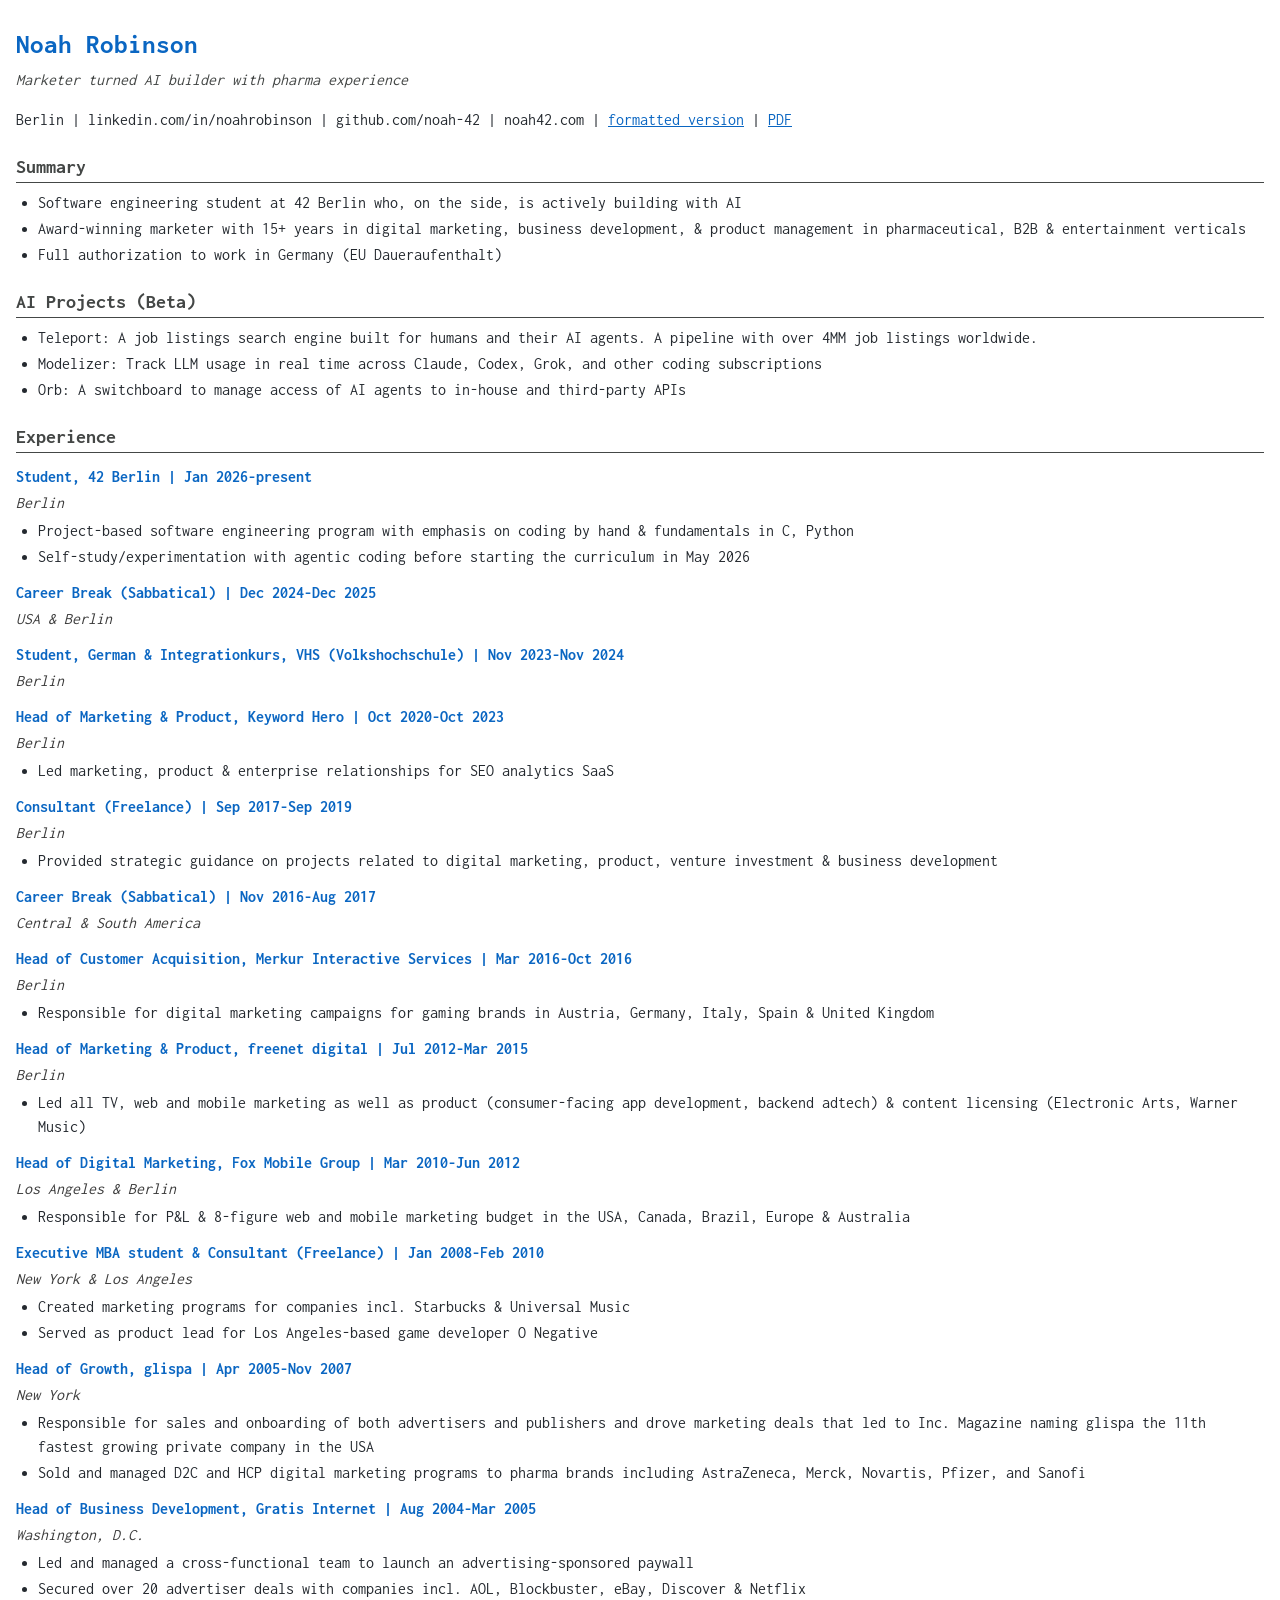
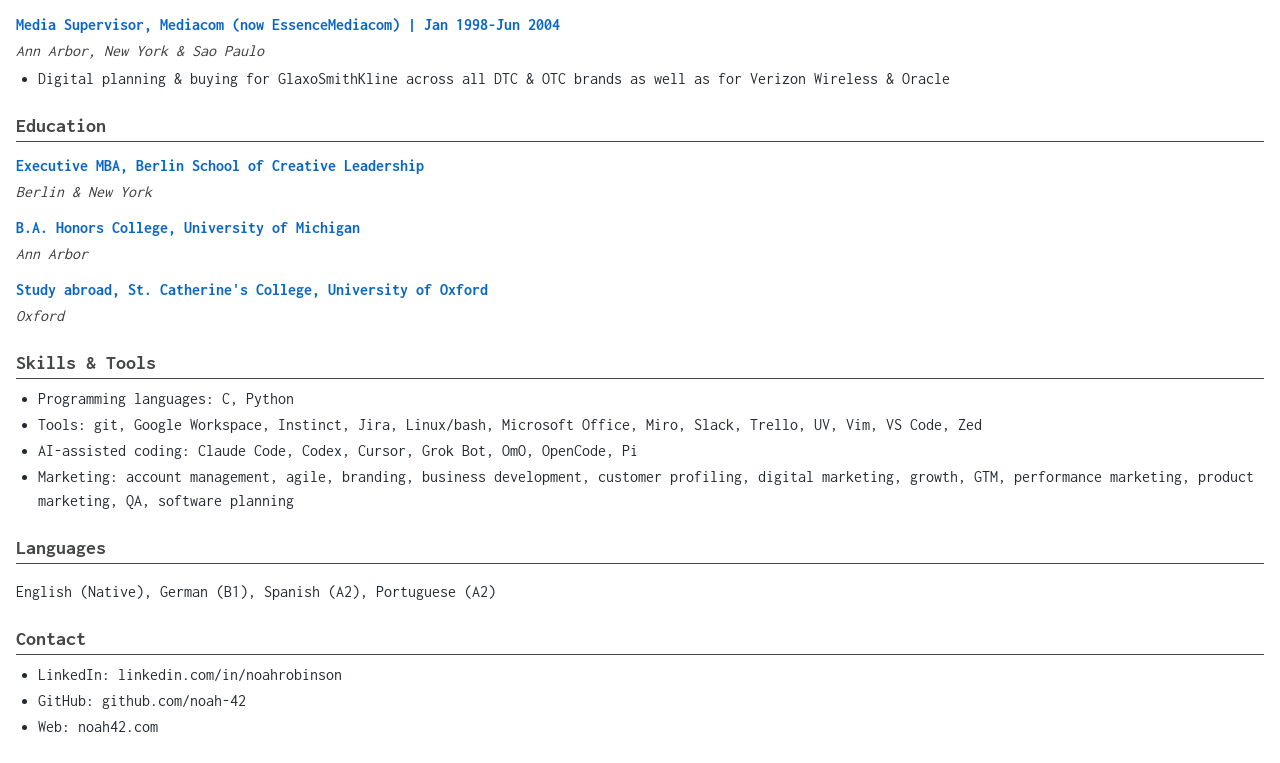
<file: ats/index.html>
<!DOCTYPE html>
<html lang="en">
  <head>
    <title>Noah Robinson - ATS CV</title>
    <meta charset="utf-8" />
    <meta name="viewport" content="width=device-width, initial-scale=1" />
    <meta name="description" content="ATS-friendly CV for Noah Robinson" />
    <link rel="preconnect" href="https://fonts.googleapis.com">
    <link rel="preconnect" href="https://fonts.gstatic.com" crossorigin>
    <link rel="stylesheet" href="https://fonts.googleapis.com/css?family=Inconsolata:400,700&display=swap">
    <style>
      body { font-family: "Inconsolata", "Courier New", monospace; font-size: 12pt; color: #24292f; max-width: 100%; margin: 24px auto; padding: 0 16px; line-height: 1.5; background: #fff; }
      h1 { font-size: 20pt; margin-bottom: 4px; color: #0A66C2; }
      h2 { font-size: 15pt; color: #444746; border-bottom: 1px solid #444746; margin-top: 20px; margin-bottom: 8px; }
      h3 { font-size: 12pt; margin: 12px 0 2px; color: #0A66C2; }
      p.headline { margin: 0 0 6px; color: #444746; font-style: italic; }
      p.location { font-style: italic; color: #3d3d3d; margin: 0 0 4px; }
      ul { margin: 4px 0 10px 22px; padding: 0; }
      li { margin-bottom: 2px; color: #24292f; }
      a { color: #0A66C2; }
      .contact { margin-bottom: 8px; }
      @media print {
        @page { size: A4; margin: 14mm 16mm; }
        body { margin: 0; padding: 0; font-size: 10.5pt; line-height: 1.35; }
        h1 { font-size: 17pt; }
        h2 { font-size: 12.5pt; margin-top: 12px; break-after: avoid; }
        h3 { font-size: 10.5pt; break-after: avoid; }
        a { color: inherit; text-decoration: none; }
        .screen-only { display: none; }
      }
    </style>
  </head>
  <body>
    <h1>Noah Robinson</h1>
    <p class="headline">Marketer turned AI builder with pharma experience</p>
    <p class="contact">Berlin | linkedin.com/in/noahrobinson | github.com/noah-42 | noah42.com<span class="screen-only"> | <a href="../">formatted version</a> | <a href="../cv.pdf">PDF</a></span></p>

    <h2>Summary</h2>
    <ul>
      <li>Software engineering student at 42 Berlin who, on the side, is actively building with AI</li>
      <li>Award-winning marketer with 15+ years in digital marketing, business development, & product management in pharmaceutical, B2B & entertainment verticals</li>
      <li>Full authorization to work in Germany (EU Daueraufenthalt)</li>
    </ul>

    <h2>AI Projects (Beta)</h2>
    <ul>
      <li>Teleport: A job listings search engine built for humans and their AI agents. A pipeline with over 4MM job listings worldwide.</li>
      <li>Modelizer: Track LLM usage in real time across Claude, Codex, Grok, and other coding subscriptions</li>
      <li>Orb: A switchboard to manage access of AI agents to in-house and third-party APIs</li>
    </ul>

    <h2>Experience</h2>
    <h3>Student, 42 Berlin | Jan 2026-present</h3>
    <p class="location">Berlin</p>
    <ul>
      <li>Project-based software engineering program with emphasis on coding by hand & fundamentals in C, Python</li>
      <li>Self-study/experimentation with agentic coding before starting the curriculum in May 2026</li>
    </ul>

    <h3>Career Break (Sabbatical) | Dec 2024-Dec 2025</h3>
    <p class="location">USA & Berlin</p>

    <h3>Student, German & Integrationkurs, VHS (Volkshochschule) | Nov 2023-Nov 2024</h3>
    <p class="location">Berlin</p>

    <h3>Head of Marketing & Product, Keyword Hero | Oct 2020-Oct 2023</h3>
    <p class="location">Berlin</p>
    <ul>
      <li>Led marketing, product & enterprise relationships for SEO analytics SaaS</li>
    </ul>

    <h3>Consultant (Freelance) | Sep 2017-Sep 2019</h3>
    <p class="location">Berlin</p>
    <ul>
      <li>Provided strategic guidance on projects related to digital marketing, product, venture investment & business development</li>
    </ul>

    <h3>Career Break (Sabbatical) | Nov 2016-Aug 2017</h3>
    <p class="location">Central & South America</p>

    <h3>Head of Customer Acquisition, Merkur Interactive Services | Mar 2016-Oct 2016</h3>
    <p class="location">Berlin</p>
    <ul>
      <li>Responsible for digital marketing campaigns for gaming brands in Austria, Germany, Italy, Spain & United Kingdom</li>
    </ul>

    <h3>Head of Marketing & Product, freenet digital | Jul 2012-Mar 2015</h3>
    <p class="location">Berlin</p>
    <ul>
      <li>Led all TV, web and mobile marketing as well as product (consumer-facing app development, backend adtech) & content licensing (Electronic Arts, Warner Music)</li>
    </ul>

    <h3>Head of Digital Marketing, Fox Mobile Group | Mar 2010-Jun 2012</h3>
    <p class="location">Los Angeles & Berlin</p>
    <ul>
      <li>Responsible for P&L & 8-figure web and mobile marketing budget in the USA, Canada, Brazil, Europe & Australia</li>
    </ul>

    <h3>Executive MBA student & Consultant (Freelance) | Jan 2008-Feb 2010</h3>
    <p class="location">New York & Los Angeles</p>
    <ul>
      <li>Created marketing programs for companies incl. Starbucks & Universal Music</li>
      <li>Served as product lead for Los Angeles-based game developer O Negative</li>
    </ul>

    <h3>Head of Growth, glispa | Apr 2005-Nov 2007</h3>
    <p class="location">New York</p>
    <ul>
      <li>Responsible for sales and onboarding of both advertisers and publishers and drove marketing deals that led to Inc. Magazine naming glispa the 11th fastest growing private company in the USA</li>
      <li>Sold and managed D2C and HCP digital marketing programs to pharma brands including AstraZeneca, Merck, Novartis, Pfizer, and Sanofi</li>
    </ul>

    <h3>Head of Business Development, Gratis Internet | Aug 2004-Mar 2005</h3>
    <p class="location">Washington, D.C.</p>
    <ul>
      <li>Led and managed a cross-functional team to launch an advertising-sponsored paywall</li>
      <li>Secured over 20 advertiser deals with companies incl. AOL, Blockbuster, eBay, Discover & Netflix</li>
    </ul>

    <h3>Media Supervisor, Mediacom (now EssenceMediacom) | Jan 1998-Jun 2004</h3>
    <p class="location">Ann Arbor, New York & Sao Paulo</p>
    <ul>
      <li>Digital planning & buying for GlaxoSmithKline across all DTC & OTC brands as well as for Verizon Wireless & Oracle</li>
    </ul>


    <h2>Education</h2>
    <h3>Executive MBA, Berlin School of Creative Leadership</h3>
    <p class="location">Berlin & New York</p>

    <h3>B.A. Honors College, University of Michigan</h3>
    <p class="location">Ann Arbor</p>

    <h3>Study abroad, St. Catherine's College, University of Oxford</h3>
    <p class="location">Oxford</p>


    <h2>Skills &amp; Tools</h2>
    <ul>
      <li>Programming languages: C, Python</li>
      <li>Tools: git, Google Workspace, Instinct, Jira, Linux/bash, Microsoft Office, Miro, Slack, Trello, UV, Vim, VS Code, Zed</li>
      <li>AI-assisted coding: Claude Code, Codex, Cursor, Grok Bot, OmO, OpenCode, Pi</li>
      <li>Marketing: account management, agile, branding, business development, customer profiling, digital marketing, growth, GTM, performance marketing, product marketing, QA, software planning</li>
    </ul>

    <h2>Languages</h2>
    <p>English (Native), German (B1), Spanish (A2), Portuguese (A2)</p>

    <h2>Contact</h2>
    <ul>
      <li>LinkedIn: linkedin.com/in/noahrobinson</li>
      <li>GitHub: github.com/noah-42</li>
      <li>Web: noah42.com</li>
    </ul>
  </body>
</html>
</file>
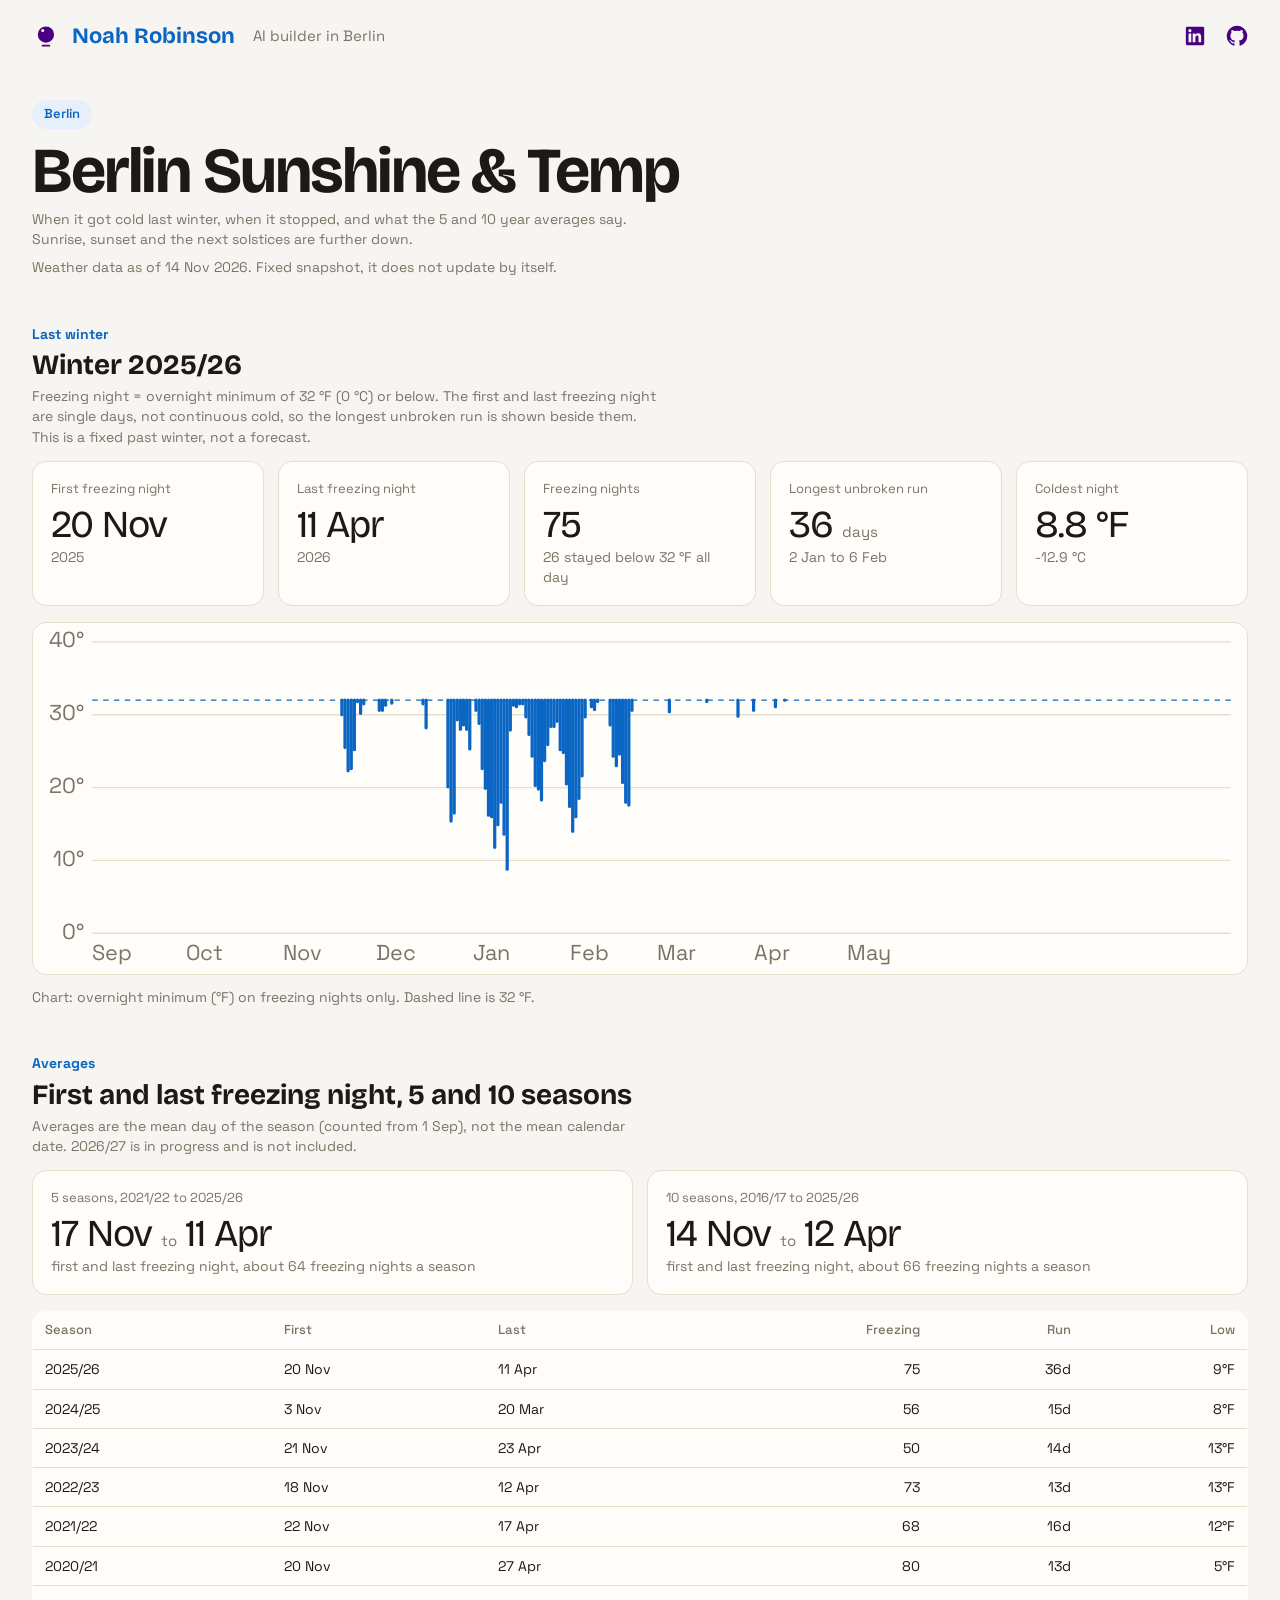
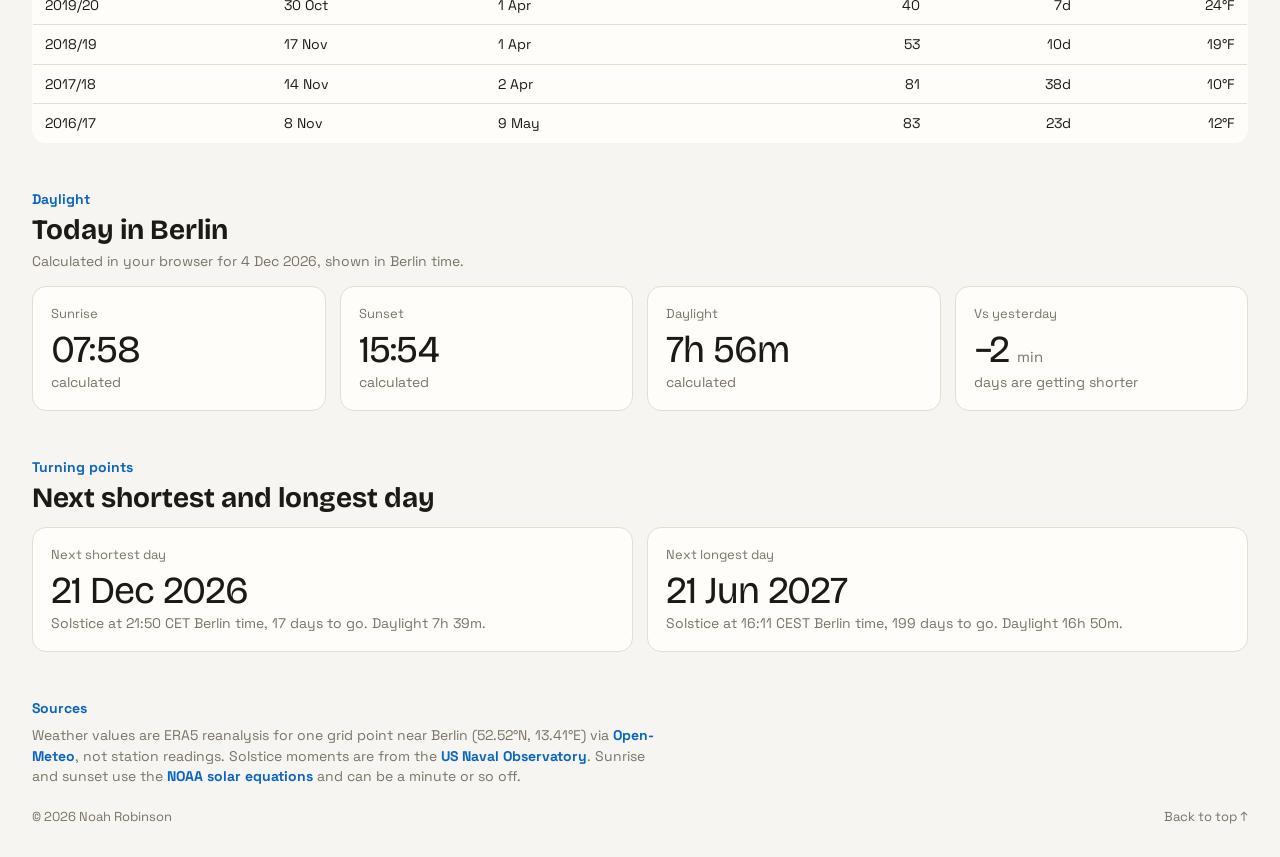
<file: sunshine/index.html>
<!doctype html>
<html lang="en" data-theme="blue_0A66C2">
<head>
  <meta charset="utf-8">
  <meta name="viewport" content="width=device-width, initial-scale=1">
  <meta name="theme-color" content="#F7F5F1">
  <meta name="description" content="Berlin freezing seasons, sunrise and sunset, and the next solstices">
  <link rel="icon" type="image/svg+xml" href="[data-uri]">
  <title>Berlin Sunshine &amp; Temp</title>
<link rel="preconnect" href="https://fonts.googleapis.com"><link rel="preconnect" href="https://fonts.gstatic.com" crossorigin><link rel="stylesheet" href="https://fonts.googleapis.com/css2?family=Bricolage+Grotesque:opsz,wght@12..96,400..800&amp;family=Space+Grotesk:wght@400..700&amp;display=swap">
  <style>
:root {
  --accent: #4B1FA8;
  --accent-border: #D6CCF0;
  --accent-field: #F1ECFB;
  --tint: #ECE6FA;
  --button-bg: #ECE6FA;
  --button-hover: #DFD5F3;
  --button-text: #321A66;
  --contact-bg: var(--tint);
  --contact-ink: var(--ink);
  --chat-sent-bg: #D9FDD3;
  --chat-received-bg: #FFFDF9;
  --chat-action: #168C45;
  --chat-wave: #5E8C6A;
  --chat-check: #2F6B3A;
  --flow-sent: #D9F7C7;
  --paper: #F7F5F1;
  --card: #FFFDF9;
  --ink: #1C1A16;
  --muted: #7A7366;
  --line: #E6DDCC;
  --heading: "Bricolage Grotesque", system-ui, sans-serif;
  --body: "Space Grotesk", system-ui, sans-serif;
}
:root[data-theme="soft-red"] {
  --accent: #BF3540;
  --accent-border: #E0A8AF;
  --accent-field: #FBEAED;
  --tint: #F6DDE0;
  --button-bg: #F2D0D4;
  --button-hover: #EAB9C0;
  --button-text: #5E2932;
  --contact-bg: var(--accent);
  --contact-ink: #FFFFFF;
  --chat-sent-bg: var(--button-bg);
  --chat-action: var(--accent);
  --chat-wave: var(--accent);
  --chat-check: var(--accent);
  --flow-sent: var(--button-bg);
}
:root[data-theme="blue"] {
  --accent: #1769AA;
  --accent-border: #A9CBE8;
  --accent-field: #EFF6FC;
  --tint: #E5F1FB;
  --button-bg: #DCECF9;
  --button-hover: #CAE0F3;
  --button-text: #17466D;
  --contact-bg: var(--accent);
  --contact-ink: #FFFFFF;
  --chat-sent-bg: var(--button-bg);
  --chat-action: var(--accent);
  --chat-wave: var(--accent);
  --chat-check: var(--accent);
  --flow-sent: var(--button-bg);
}
:root[data-theme="blue_0A66C2"] {
  --accent: #0A66C2;
  --accent-border: #A8C7E7;
  --accent-field: #EEF6FC;
  --tint: #E7F0FA;
  --button-bg: #DCEBFA;
  --button-hover: #CADFF4;
  --button-text: #124C7B;
  --contact-bg: var(--accent);
  --contact-ink: #FFFFFF;
  --chat-sent-bg: var(--button-bg);
  --chat-action: var(--accent);
  --chat-wave: var(--accent);
  --chat-check: var(--accent);
  --flow-sent: var(--button-bg);
}
:root[data-theme="black-yellow"] {
  --accent: #1C1A16;
  --accent-border: #E4C200;
  --accent-field: #FFF9DB;
  --tint: #FFF1B8;
  --button-bg: #F3E8B4;
  --button-hover: #F0DE8A;
  --button-text: #1C1A16;
  --contact-bg: var(--tint);
  --contact-ink: var(--ink);
  --chat-sent-bg: var(--button-bg);
  --chat-action: var(--accent);
  --chat-wave: var(--accent);
  --chat-check: var(--accent);
  --flow-sent: var(--button-bg);
}
:root[data-theme="black-yellow"] h1 em { color: var(--ink); background: #F2C000; padding: .08em .14em; border-radius: .08em; box-decoration-break: clone; -webkit-box-decoration-break: clone; }
:root[data-theme="black-yellow"] .jobscout-mark rect { fill: #F2C000; }
:root[data-theme="black-yellow"] .masthead img { filter: grayscale(1) brightness(0); }

*, *::before, *::after { box-sizing: border-box; }
body { margin: 0; background: var(--paper); color: var(--ink); font: 16px/1.45 var(--body); }
h1, h2, h3, h4, h5, p, figure, blockquote, dl, dd { margin: 0; }
ul, ol { list-style: none; margin: 0; padding: 0; }
img { display: block; max-width: 100%; object-fit: contain; }
a { color: inherit; text-decoration: none; }
a:hover { text-decoration: underline; }
button, input, textarea { font: inherit; color: inherit; }
button { cursor: pointer; }
button:disabled { cursor: default; }
:focus-visible { outline: 2px solid var(--accent); outline-offset: 3px; }
[hidden] { display: none !important; }
h1, h2, h3, h4, h5 { font-family: var(--heading); line-height: 1.04; }
h1 em { color: var(--accent); font-style: normal; }

.wrap { width: min(calc(100% - 64px), 1240px); margin-inline: auto; }
.masthead, .masthead nav, .identity, .brand { display: flex; align-items: center; }
.masthead { justify-content: space-between; gap: 12px; padding-block: 22px; }
.identity, .brand { gap: 12px; }
.brand { font: 700 22px/1.1 var(--heading); }
.masthead a { color: var(--accent); }
.masthead .brand:hover { text-decoration: none; }
.tagline { color: var(--muted); font-size: 15px; margin-left: 6px; }
.masthead nav { gap: 20px; font-weight: 600; font-size: 15px; }
footer.wrap { display: flex; justify-content: space-between; gap: 12px; padding: 22px 0 30px; color: var(--muted); font-size: 13px; }
body:has(.job-hero) footer { padding-top: 60px; }

.visually-hidden:not(:focus) {
  position: absolute; width: 1px; height: 1px; padding: 0; margin: -1px;
  overflow: hidden; clip-path: inset(50%); white-space: nowrap; border: 0;
}
.skip:focus { position: absolute; z-index: 2; padding: 12px; background: var(--card); }
.section-label, .text-link { color: var(--accent); font: 700 14px/1.3 var(--body); }
.caption { color: var(--muted); font-size: 12px; margin-top: 12px; }
.muted { color: var(--muted); }
.card { background: var(--card); border-radius: 24px; padding: 28px; }
.chip {
  display: inline-block; width: fit-content; white-space: nowrap;
  border-radius: 999px; padding: 5px 12px; background: var(--tint);
  color: var(--accent); font-size: 13px; font-weight: 600;
}
.pill {
  display: inline-flex; align-items: center; justify-content: center; width: fit-content;
  border: 1px solid transparent; border-radius: 999px; padding: 12px 20px;
  background: var(--button-bg); color: var(--button-text); font-weight: 700; font-size: 14px;
  box-shadow: 0 8px 20px -8px rgb(28 26 22 / 18%); text-align: center;
}
.pill:hover:not(:disabled) { background: var(--button-hover); text-decoration: none; }
.pill:disabled { opacity: .64; box-shadow: none; }
.pill-light, .pill-outline { color: var(--accent); background: white; box-shadow: none; }
.pill-light:focus-visible { outline-color: white; }
.pill-outline { border-color: var(--accent-border); }
.pill-light:hover:not(:disabled), .pill-outline:hover:not(:disabled) { background: var(--tint); }
.status { margin-top: 8px; font-size: 13px; color: var(--muted); }
.status:empty { display: none; }

.home-hero { padding: 44px 0 62px; container-type: inline-size; }
.home-hero h1 { font-size: min(168px, 14cqw); line-height: .9; letter-spacing: -.045em; white-space: nowrap; }
.labeled-section {
  display: grid; grid-template-columns: minmax(0, 1fr); gap: 12px;
  padding: 28px 0 40px;
}
.labeled-section > div:first-child .caption { display: block; margin-top: 3px; }
.help-grid, .search-tips, .flow-grid { display: grid; grid-template-columns: repeat(3, minmax(0, 1fr)); gap: 16px; }
.help-grid h3 { color: var(--accent); font-size: 30px; margin-bottom: 8px; }
.help-grid p, .side-project p, .feature-heading p { color: var(--muted); }
.icon-tile { display: grid; place-items: center; flex: none; width: 44px; height: 44px; border-radius: 12px; background: var(--tint); color: var(--accent); }
.icon-tile svg { width: 24px; height: 24px; }
.help-grid .card { min-height: 256px; }
.help-grid p { max-width: 250px; }
.help-grid .icon-tile { margin-bottom: 16px; }
.feature-heading { display: flex; align-items: center; gap: 20px; margin-bottom: 20px; }
.feature-intro { display: grid; grid-template-columns: 48px minmax(0, 1fr); column-gap: 14px; row-gap: 8px; align-items: center; }
.jobscout-mark { display: block; width: 48px; height: 48px; flex: none; }
.feature-heading img { border-radius: 12px; }
.feature-heading h3 { font-size: 44px; }
.feature-intro p { grid-column: 2; }
.feature-heading > .chip { margin-left: auto; }
.feature-heading .text-link { white-space: nowrap; }
.demo { display: grid; grid-template-columns: 3fr 2fr; padding: 0; border-radius: 28px; box-shadow: 0 1px 0 var(--line), 0 24px 60px -30px rgb(60 40 20 / 25%); }
.demo-search { min-width: 0; padding: 32px; }
.demo-search h3 { font-size: clamp(34px, 4.45vw, 64px); line-height: .9; letter-spacing: -.035em; margin-bottom: 22px; }
.search-bar { display: flex; align-items: center; padding: 5px; border: 1px solid #D8CFBF; border-radius: 999px; background: white; }
.search-bar textarea {
  flex: 1; min-width: 0; height: 1.4em; padding: 0; margin: 8px 12px 8px 15px;
  border: 0; resize: none; background: transparent; line-height: 1.35;
}
.search-bar .pill { box-shadow: none; padding: 14px 24px; }
.job-rows { margin-top: 18px; }
.job-row { display: grid; align-items: center; grid-template-columns: 1.15fr 1fr auto; gap: 12px; border-top: 1px solid var(--line); padding: 12px 0; line-height: 1.2; }
.job-row strong { font-size: 15px; }
.job-row .chip { font-size: 11px; padding: 3px 8px; }
.job-meta, .job-age { color: var(--muted); font-size: 14px; }
.job-age { font-size: 13px; text-align: right; }
.agent-callout { display: flex; flex-direction: column; align-items: flex-start; background: var(--tint); border-radius: 20px; margin: 12px; padding: 32px; }
.agent-callout h4 { font-size: clamp(23px, 2.3vw, 32px); letter-spacing: -.02em; margin: 8px 0 12px; }
.agent-callout p { color: #4E483D; margin-bottom: 20px; }
.stats { width: 100%; display: grid; grid-template-columns: 1fr 1fr; gap: 8px; padding-top: 24px; border-top: 1px solid var(--accent-border); }
.agent-callout .pill { margin-bottom: 28px; }
.stats strong { display: block; font: 700 clamp(30px, 3.85vw, 56px)/1 var(--heading); letter-spacing: -.045em; color: var(--accent); }
.stats small { color: #4E483D; font-size: 13px; }
.topic-buttons, .pipeline-steps { display: grid; gap: 16px; }
.topic-buttons { grid-template-columns: repeat(2, minmax(0, 1fr)); }
.topic-button, .listing-tile {
  border: 0; border-radius: 24px; background: var(--card); padding: 24px;
  color: var(--ink); text-align: left; min-width: 0;
}
.topic-button { display: flex; align-items: center; gap: 18px; }
.topic-button:hover, .listing-tile:hover { box-shadow: 0 8px 22px rgb(28 26 22 / 8%); }
.topic-button[aria-expanded="true"], .listing-tile[aria-expanded="true"] { box-shadow: 0 0 0 2px var(--accent); }
.topic-button .icon-tile { width: 52px; height: 52px; border-radius: 14px; }
.topic-button > span:nth-child(2) { flex: 1; }
.topic-button strong, .listing-tile-copy strong { display: block; font: 700 24px/1.15 var(--heading); margin-bottom: 4px; }
.topic-button > span:nth-child(2) > span, .listing-tile-copy > span:last-child { display: block; color: var(--muted); font-size: 15px; }
.disclosure-label { color: var(--accent); white-space: nowrap; font-weight: 700; font-size: 14px; }
.disclosure-label::after { content: " ▾"; }
[aria-expanded="true"] > .disclosure-label::after { content: " ▴"; }
.topic-panel { margin-top: 28px; }
.pipeline-title { font-size: clamp(28px, 2.8vw, 40px); letter-spacing: -.025em; margin-bottom: 12px; }
.pipeline-summary { font-size: 17px; color: var(--muted); max-width: 620px; margin-bottom: 22px; }
.listing-tiles { display: grid; grid-template-columns: minmax(0, 1fr) 56px minmax(0, 1fr); gap: 16px; align-items: stretch; }
.listing-tile { display: grid; grid-template-columns: minmax(80px, 37%) minmax(0, 1fr); gap: 8px 20px; align-items: center; padding: 22px; }
.listing-tile-copy strong { font-size: 22px; }
.listing-tile-copy > span:last-child { font-size: 14px; }
.listing-tile .disclosure-label { grid-column: 2; }
.listing-art { grid-row: span 2; height: 120px; border-radius: 16px; position: relative; isolation: isolate; overflow: hidden; display: grid; place-items: center; }
.paper-art { background: #F1EDE6; }
.paper-art > span, .paper-art::before, .paper-art::after {
  width: 56%; height: 78%; border-radius: 6px; background: white; box-shadow: 0 1px 3px rgb(28 26 22 / 12%);
}
.paper-art::before, .paper-art::after { content: ""; position: absolute; z-index: -1; }
.paper-art::before { transform: translate(10px, 4px) rotate(8deg); }
.paper-art::after { transform: translate(4px, 1px) rotate(-6deg); }
.paper-art > span { padding: 9px; display: flex; flex-direction: column; gap: 6px; transform: translateX(-4px) rotate(-1deg); }
.paper-art b { white-space: nowrap; font-size: 10px; }
.paper-art i { height: 5px; border-radius: 4px; background: #D8D1C4; }
.paper-art i:nth-child(odd) { width: 66%; }
.record-art { background: var(--tint); }
.record-art > span {
  display: grid; gap: 5px; border: 1.5px solid var(--accent); background: white;
  border-radius: 8px; padding: 8px; width: min(calc(100% - 12px), 124px);
}
.record-art i { display: block; position: relative; justify-self: end; margin-left: 15px; background: var(--tint); color: var(--accent); border-radius: 999px; padding: 2px 5px; white-space: nowrap; font: 700 8px/1.2 var(--body); }
.record-art i::before { content: ""; position: absolute; right: calc(100% + 5px); top: 50%; width: 10px; height: 4px; border-radius: 2px; background: #D8D1C4; transform: translateY(-50%); }
.listing-panel { margin-top: 16px; }
.raw-posting p { font-size: 14px; line-height: 1.55; color: #5C564B; margin-top: 12px; }
.raw-posting p.caption { color: var(--muted); font-size: 13px; }
.clean-posting { background: white; outline: 2px solid var(--accent); outline-offset: -1px; }
.clean-posting dl { margin-top: 12px; }
.clean-posting dl div, .education div { display: grid; grid-template-columns: minmax(72px, 38%) 1fr; padding: 10px 0; border-bottom: 1px solid var(--line); gap: 8px; align-items: baseline; }
.clean-posting dl div:last-child, .education div:last-child { border-bottom: 0; }
.clean-posting dt { color: var(--muted); font-size: 13px; font-weight: 600; }
.clean-posting dd { font-size: 15px; font-weight: 600; }
.comparison-arrow, .step-badge { display: grid; place-items: center; border-radius: 50%; background: var(--accent); color: white; }
.comparison-arrow { width: 48px; height: 48px; font-size: 22px; align-self: center; justify-self: center; }
.pipeline-steps { grid-template-columns: repeat(3, minmax(0, 1fr)); }
.pipeline-steps li { display: flex; flex-direction: column; gap: 6px; padding: 22px; }
.pipeline-steps h4 { font: 700 17px/1.2 var(--body); }
.pipeline-steps p { font-size: 14px; color: var(--muted); margin-bottom: 6px; }
.pipeline-steps .chip { white-space: normal; margin-top: auto; }
.pipeline-number { font: 700 34px/1 var(--heading); color: var(--accent); }
.side-project { display: grid; grid-template-columns: 72px minmax(110px, 22%) 1fr; align-items: center; gap: 20px; padding: 18px 0; }
.side-project:first-child { padding-top: 0; }
.side-project + .side-project { border-top: 1px solid var(--line); }
.side-project img { border-radius: 12px; }
.side-project h3 { font-size: 30px; }
.side-project .section-label { font-size: 13px; }
.about-grid { display: grid; grid-template-columns: 248px minmax(0, 1fr) minmax(190px, 34%); gap: 44px; }
.previous-employers { border-left: 1px solid var(--line); padding-left: 32px; display: flex; flex-direction: column; }
.previous-employers h4 { margin-bottom: 12px; }
.portrait { border-radius: 24px; filter: grayscale(1); object-fit: cover; }
.about-grid h3 { font-size: 32px; margin-bottom: 14px; color: #3F3A31; }
.about-grid p { max-width: 22rem; font-size: 17px; line-height: 1.6; color: #3F3A31; }
.about-grid p + p { margin-top: 12px; }
.company-logos { flex: 1; display: grid; grid-template-columns: repeat(2, minmax(0, 1fr)); align-items: center; gap: 6px 24px; }
.company-logos img { width: 100%; max-width: 160px; height: 98px; margin-inline: auto; filter: grayscale(1); mix-blend-mode: multiply; }
.client-names { display: flex; flex-wrap: wrap; font-size: 20px; line-height: 1.6; font-weight: 500; }
.client-names li:not(:last-child)::after { content: "/"; color: #B8AC99; margin: 0 8px; }
.education div { grid-template-columns: minmax(136px, 192px) 1fr; }
.education div:first-child { padding-top: 0; }
.education dt { font-weight: 600; }
.education dd { color: var(--muted); }
.contact { display: flex; justify-content: space-between; align-items: center; gap: 16px; padding: 36px 48px; margin-top: 20px; background: var(--contact-bg); color: var(--contact-ink); border-radius: 28px; }
.contact h2 { font-size: 48px; letter-spacing: -.035em; }
.contact .pill { white-space: nowrap; }

.job-hero { display: grid; grid-template-columns: minmax(0, 1fr) minmax(0, 380px); gap: clamp(30px, 5.56vw, 80px); padding: 36px 0 54px; }
.job-hero-copy { display: flex; flex-direction: column; align-items: flex-start; min-width: 0; }
.job-hero-copy > .pill { margin-top: auto; }
.job-brand { display: flex; flex-wrap: wrap; align-items: center; gap: 14px; margin-bottom: 22px; }
.job-brand .jobscout-mark { border-radius: 12px; }
.job-brand strong { font: 700 28px/1 var(--heading); }
.job-hero h1 { font-size: clamp(50px, 5.83vw, 84px); line-height: 1.1; letter-spacing: -.045em; margin-bottom: 20px; }
.job-lead { color: #4E483D; font-size: 22px; line-height: 1.4; }
.feature-pills { display: flex; flex-wrap: wrap; gap: 8px; margin: 22px 0 26px; }
.hero-results { width: min(100%, 620px); margin: 0 0 26px; padding: 8px 22px 16px; }
.hero-results .job-row { grid-template-columns: 1fr auto; grid-template-rows: auto auto; gap: 2px 10px; padding: 14px 0; border-top: 0; border-bottom: 1px solid var(--line); }
.hero-results .job-row strong { font-size: 16px; }
.hero-results .chip { grid-column: 2; grid-row: 1 / span 2; font-size: 12px; }
.hero-phone { width: min(100%, 354px); position: relative; justify-self: center; margin-top: 10px; }
.hero-phone figcaption { position: absolute; top: 100%; width: 100%; text-align: center; }
.chat-phone {
  min-height: 100%; display: flex; flex-direction: column; overflow: hidden; background: white;
  border: 9px solid var(--ink); border-radius: 42px; color: #111B21;
  box-shadow: 0 30px 60px -30px rgb(28 26 22 / 35%); font-size: 13px;
}
.chat-status, .chat-header, .chat-compose, .chat-file, .voice-note, .waveform { display: flex; align-items: center; }
.chat-status { justify-content: space-between; padding: 10px 22px 5px; }
.chat-status span { font-size: 8px; letter-spacing: 1px; }
.chat-header { gap: 10px; padding: 8px 14px 12px; border-bottom: 1px solid #E9EDEF; }
.chat-header strong, .chat-header small, .chat-file strong, .chat-file small { display: block; }
.chat-header strong { font-size: 15px; }
.chat-header small, .chat-file small { color: #536770; font-size: 11px; }
.chat-back { color: var(--accent); font-size: 24px; line-height: 1; }
.chat-avatar, .chat-circle { display: grid; place-items: center; flex: none; border-radius: 50%; }
.chat-avatar { width: 34px; height: 34px; background: var(--tint); color: var(--accent); font-size: 15px; font-weight: 700; }
.chat-circle { width: 26px; height: 26px; background: var(--chat-action); color: white; font-size: 11px; }
.chat-messages { flex: 1; display: flex; flex-direction: column; gap: 6px; background: #EFEAE2; padding: 16px 11px; }
.chat-bubble { background: var(--chat-sent-bg); border-radius: 14px; padding: 8px 10px; line-height: 1.4; box-shadow: 0 1px 1px rgb(0 0 0 / 6%); }
.chat-received { background: var(--chat-received-bg); }
.chat-sent { align-self: flex-end; max-width: 84%; border-top-right-radius: 4px; }
.chat-received { align-self: flex-start; max-width: 92%; border-top-left-radius: 4px; }
.chat-time { display: block; text-align: right; color: #536770; font-size: 10px; }
.sent-time { align-self: flex-end; margin: -2px 2px 4px; }
.voice-note { max-width: 100%; gap: 7px; }
.voice-note > span:last-child { color: #465A65; font-size: 11px; }
.waveform { gap: 2px; flex-shrink: 1; overflow: hidden; }
.waveform i { width: 3px; height: var(--bar-height); flex: none; border-radius: 2px; background: var(--chat-wave); }
.chat-file { gap: 9px; padding: 8px; border-radius: 9px; background: rgb(255 255 255 / 55%); }
.chat-file > span { flex: none; width: 28px; height: 32px; display: grid; place-items: end center; padding-bottom: 3px; border: 1px solid #D1D7DB; border-radius: 5px; background: white; color: #536770; font-size: 8px; font-weight: 700; }
.chat-file strong { font-size: 12px; overflow-wrap: anywhere; }
.chat-received ol { list-style: decimal inside; display: grid; gap: 16px; margin: 16px 0; }
.chat-compose { gap: 9px; padding: 10px 13px 16px; background: #F6F5F3; color: #536770; }
.chat-compose span:nth-child(2) { flex: 1; background: white; color: #657987; padding: 8px 12px; border-radius: 999px; }
.chat-compose .chat-circle { width: 34px; height: 34px; font-size: 14px; }

.guide-step { --step-column: 160px; padding: 22px 0 10px; scroll-margin-top: 12px; }
.guide-step:has(.guide-toggle[aria-expanded="false"]) { border-top: 1px solid var(--line); }
.guide-toggle { width: 100%; border: 0; padding: 0; text-align: left; background: none; display: grid; grid-template-columns: var(--step-column) minmax(0, 1fr) auto; align-items: center; }
.guide-toggle[aria-expanded="true"] { cursor: default; }
.step-badge { width: 56px; height: 56px; font: 700 22px/1 var(--heading); }
.guide-title { display: block; font: 700 30px/1.04 var(--heading); letter-spacing: -.035em; margin-bottom: 4px; }
.step-lead { display: block; color: #5C564B; font: 400 15px/1.45 var(--body); }
.guide-toggle[aria-expanded="false"] .guide-title { color: var(--muted); }
.guide-toggle[aria-expanded="false"] .step-lead { color: var(--muted); }
.guide-toggle[aria-expanded="false"] .step-badge { background: #E7E1D6; color: var(--muted); }
.guide-toggle[aria-expanded="false"]:hover .guide-title { color: var(--ink); }
.guide-open { display: block; visibility: hidden; font: 700 14px/1.2 var(--body); color: var(--accent); background: var(--card); padding: 9px 16px; border-radius: 999px; margin-left: 12px; }
.guide-toggle[aria-expanded="false"] .guide-open { visibility: visible; }
.guide-step[data-done] .guide-toggle[aria-expanded="false"] .step-badge { background: var(--tint); color: var(--accent); }
.guide-step[data-done] .guide-open { color: var(--muted); }
.guide-content { margin: 26px 0 0 var(--step-column); }
.step-next { margin-top: 26px; box-shadow: none; }
.token-grid, .query-examples { display: grid; grid-template-columns: repeat(2, minmax(0, 1fr)); gap: 16px; }
.token-card { padding: 28px; }
.token-card h3 { color: var(--muted); font: 700 12px/1.25 var(--body); margin: 20px 20px 34px; }
.token-form, .token-value { display: flex; align-items: stretch; gap: 10px; }
.token-card .caption { font-size: 13px; }
.secret-field { position: relative; flex: 1; min-width: 0; display: flex; }
.secret-field input { width: 100%; border: 1px solid #D8CFBF; border-radius: 999px; background: white; padding: 12px 42px 12px 18px; font-size: 14px; }
.secret-field input::placeholder { color: var(--muted); }
.token-value input { border-color: transparent; color: var(--accent); background: var(--accent-field); }
.token-value input::placeholder { color: var(--accent); font: 14px ui-monospace, monospace; }
.secret-toggle { position: absolute; right: 5px; top: 50%; transform: translateY(-50%); border: 0; border-radius: 50%; background: transparent; color: var(--muted); padding: 8px; display: grid; place-items: center; }
.secret-toggle:hover, .secret-toggle[aria-pressed="true"] { background: var(--tint); color: var(--accent); }
.token-grid .pill { white-space: nowrap; }
.agent-picker { display: grid; grid-template-columns: repeat(5, minmax(0, 1fr)); gap: 12px; }
.agent-picker button {
  min-height: 72px; display: flex; align-items: center; gap: 12px;
  padding: 12px 16px; border: 2px solid transparent; border-radius: 20px;
  background: var(--card); font-size: 15px; font-weight: 700; text-align: left; line-height: 1.15;
}
.agent-picker button:hover { background: var(--tint); }
.agent-picker button[aria-pressed="true"] { border-color: var(--accent); background: white; }
.agent-picker button:has(.agent-plus) { color: var(--muted); }
.theme-color-filters { position: absolute; }
.masthead img { filter: url(#accent-indigo); }
:root[data-theme="soft-red"] .masthead img { filter: url(#accent-soft-red); }
:root[data-theme="blue"] .masthead img { filter: url(#accent-blue); }
:root[data-theme="blue_0A66C2"] .masthead img { filter: url(#accent-blue_0A66C2); }
:root[data-theme="black-yellow"] .masthead img { filter: url(#accent-black-yellow); }
.agent-picker img { filter: grayscale(1); }
.agent-picker button[aria-pressed="true"] img { filter: grayscale(1) url(#accent-indigo); }
.agent-picker button[aria-pressed="true"] .agent-plus { color: var(--button-text); background: var(--button-bg); }
:root[data-theme="soft-red"] .agent-picker button[aria-pressed="true"] img { filter: grayscale(1) url(#accent-soft-red); }
:root[data-theme="blue"] .agent-picker button[aria-pressed="true"] img { filter: grayscale(1) url(#accent-blue); }
:root[data-theme="blue_0A66C2"] .agent-picker button[aria-pressed="true"] img { filter: grayscale(1) url(#accent-blue_0A66C2); }
:root[data-theme="black-yellow"] .agent-picker button[aria-pressed="true"] img { filter: grayscale(1) url(#accent-black-yellow); }
.agent-picker img, .agent-plus { flex: 0 0 auto; border-radius: 10px; }
.agent-plus { display: grid; place-items: center; width: 36px; height: 36px; background: #ECE6DB; color: var(--muted); }
.agent-flow { margin-top: 22px; }
.flow-grid { counter-reset: flow; }
.flow-frame { counter-increment: flow; padding: 22px; }
.flow-frame h4 { font: 700 16px/1.25 var(--body); margin-bottom: 14px; }
.flow-frame h4::before { content: counter(flow) " "; color: var(--accent); }
.bubble { border-radius: 16px; padding: 10px 14px; font-size: 14px; line-height: 1.4; }
.outgoing { background: var(--tint); color: var(--ink); border-bottom-right-radius: 4px; }
.incoming { background: #F0EDE7; border-bottom-left-radius: 4px; }
.flow-frame > * + :not(h4) { margin-top: 10px; }
.receipt, .replica-label, .vault-link { display: flex; gap: 8px; align-items: center; }
.receipt { width: fit-content; flex-wrap: wrap; padding: 7px 14px; border: 1px solid var(--line); border-radius: 999px; background: white; font-weight: 700; font-size: 13px; }
.receipt span:first-child { color: var(--chat-check); }
.secure-receipt { color: var(--accent); border-color: var(--accent-border); }
.replica { display: grid; gap: 12px; padding: 18px; border: 1px solid var(--line); border-radius: 18px; background: white; box-shadow: 0 6px 18px -12px rgb(28 26 22 / 24%); }
.replica h5 { font-size: 24px; }
.replica p { color: var(--muted); font-size: 14px; line-height: 1.45; }
.replica-label { font-size: 15px; }
.replica-label svg, .vault-link svg { flex-shrink: 0; }
.replica-close { margin-left: auto; border-radius: 50%; background: #F0EDE7; color: var(--muted); width: 24px; height: 24px; display: grid; place-items: center; }
.demo-field { display: flex; align-items: center; justify-content: space-between; min-height: 44px; padding: 10px 14px; border: 1px solid #D8CFBF; border-radius: 12px; background: var(--card); letter-spacing: .13em; }
.demo-field svg { color: var(--muted); }
.demo-caret { width: 2px; height: 18px; background: var(--accent); }
.demo-save { padding: 12px; border-radius: 14px; text-align: center; background: var(--ink); color: white; font-size: 14px; font-weight: 700; }
.replica-security { padding-top: 7px; border-top: 1px solid var(--line); color: var(--muted); text-align: center; font-size: 12px; }
.replica-security strong { color: var(--ink); }
.replica-footer { display: flex; justify-content: space-between; align-items: center; gap: 8px; }
.replica-footer small { display: flex; gap: 6px; align-items: center; font-size: 12px; line-height: 1.3; color: var(--muted); }
.replica-footer small svg { flex: none; }
.demo-submit { padding: 8px 14px; background: #ECE6DB; color: var(--muted); border-radius: 999px; font-size: 13px; font-weight: 700; }
.demo-submit.filled { background: var(--button-bg); color: var(--button-text); }
#flow-grok .flow-frame:not(:first-child) > :nth-child(2) { margin-top: 72px; }
#flow-instinct .outgoing { color: var(--ink); background: var(--flow-sent); }
#flow-instinct .incoming, .vault-link { background: white; border: 1px solid var(--line); }
#flow-instinct .demo-save, .vault-check { background: var(--ink); color: white; }
.vault-link { padding: 12px; border-radius: 14px; font-size: 14px; }
.vault-link small { display: block; color: var(--muted); }
.vault-tags { display: flex; flex-wrap: wrap; gap: 6px; font-size: 12px; font-weight: 700; }
.vault-tags span { background: #F0EDE7; border-radius: 999px; padding: 4px 9px; }
.replica .vault-warning { font-size: 13px; }
.vault-saved { text-align: center; justify-items: center; padding: 28px 14px; }
.vault-check { border-radius: 50%; width: 52px; height: 52px; display: grid; place-items: center; font-size: 24px; }
.flow-note { max-width: 920px; background: var(--tint); border-radius: 16px; padding: 16px 18px; margin-top: 16px; color: #4E483D; font-size: 14px; }
.query-examples h3 { font-size: 26px; }
.query-examples blockquote, .search-tips blockquote { border-left: 3px solid var(--accent); padding: 2px 0 2px 12px; }
.query-examples blockquote { font-weight: 600; margin: 12px 0 16px; }
.query-examples dl { display: grid; grid-template-columns: 1fr 1fr; gap: 16px; font-size: 14px; color: #4E483D; }
.query-examples dt { font-weight: 700; font-size: 13px; color: var(--ink); margin-bottom: 4px; }
.search-tips { margin-top: 16px; }
.search-tips .card { display: flex; flex-direction: column; gap: 12px; padding: 22px; }
.search-tips h3 { font-size: 20px; }
.search-tips blockquote { font-size: 15px; }
.search-tips .section-label { display: block; margin-bottom: 3px; font-size: 12px; }

@media (max-width: 1080px) {
  .feature-heading { gap: 12px; flex-wrap: wrap; }
  .feature-heading > div { flex: 1 1 70%; }
  .feature-heading > .chip { margin-left: 0; }
  .feature-heading .text-link { margin-left: auto; }
  .agent-callout, .demo-search { padding: 24px; }
  .job-hero { grid-template-columns: minmax(0, 1fr) minmax(0, 33%); }
  .guide-step { --step-column: 90px; }
  .step-badge { margin-left: 4px; }
  .about-grid { grid-template-columns: 170px minmax(0, 1fr) minmax(148px, 26%); gap: 24px; }
  .portrait { width: 170px; height: 200px; }
  .previous-employers { padding-left: 20px; }
  .company-logos img { height: 86px; }
  .agent-picker button { padding-inline: 10px; gap: 8px; font-size: 14px; }
  .agent-picker img, .agent-plus { width: 28px; height: 28px; }
}

@media (max-width: 900px) {
  .about-grid { grid-template-columns: 170px minmax(0, 1fr); }
  .previous-employers { grid-column: 1 / -1; border-left: 0; padding-left: 0; }
  .company-logos { grid-template-columns: repeat(3, minmax(0, 1fr)); }
}

@media (max-width: 820px) {
  .agent-picker { grid-template-columns: repeat(3, minmax(0, 1fr)); }
  .job-hero { grid-template-columns: minmax(0, 1fr); gap: 28px; padding-bottom: 10px; }
  .hero-phone { margin-top: 0; }
  .hero-phone figcaption { position: static; }
  .chat-phone { min-height: auto; font-size: 14px; }
  .guide-step { --step-column: 74px; }
  .token-form, .token-value { flex-wrap: wrap; }
}

@media (max-width: 600px) {
  .wrap { width: calc(100% - 40px); }
  .masthead { padding-block: 16px; }
  .brand { gap: 8px; font-size: 17px; }
  .brand img { width: 24px; height: 24px; }
  .masthead nav { gap: 12px; font-size: 14px; }
  .masthead nav img { width: 20px; height: 20px; }
  .tagline { display: none; }
  .home-hero { padding-block: 20px 28px; }
  .home-hero h1 { line-height: .92; letter-spacing: -.04em; }
  .labeled-section { padding: 22px 0 28px; }
  .section-label { font-size: 13px; }
  .help-grid, .demo, .topic-buttons, .listing-tiles, .pipeline-steps, .about-grid,
  .token-grid, .query-examples, .query-examples dl, .flow-grid, .search-tips { grid-template-columns: minmax(0, 1fr); }
  .card { padding: 20px; border-radius: 20px; }
  .help-grid, .query-examples, .search-tips, .flow-grid, .token-grid { gap: 12px; }
  .help-grid .card { min-height: 0; padding: 22px; }
  .help-grid p { max-width: none; }
  .help-grid h3 { font-size: 26px; }
  .feature-heading { margin-bottom: 16px; gap: 10px 14px; }
  .feature-heading img { width: 40px; height: 40px; }
  .feature-intro { grid-template-columns: 40px minmax(0, 1fr); gap: 4px 12px; }
  .feature-heading > div { flex: 1 1 calc(100% - 66px); }
  .feature-heading h3 { font-size: 34px; }
  .feature-heading p { font-size: 15px; }
  .demo { padding: 0; border-radius: 22px; }
  .demo-search { padding: 22px 18px; }
  .demo-search h3 { font-size: 36px; line-height: 1; margin-bottom: 16px; }
  .search-bar textarea { height: 2.8em; font-size: 14px; margin: 5px 8px 5px 10px; align-content: center; }
  .search-bar .pill { padding: 12px 16px; font-size: 13px; }
  .demo .job-row { grid-template-columns: minmax(0, 1fr); gap: 3px; }
  .demo .job-row:first-child { border-top: 0; }
  .job-age { text-align: left; font-size: 12px; }
  .job-meta { font-size: 13px; }
  .agent-callout { padding: 22px 18px; margin: 0 10px 12px; border-radius: 16px; }
  .agent-callout .pill { margin-bottom: 12px; }
  .stats { padding-top: 16px; }
  .stats strong { font-size: 36px; }
  .stats small { font-size: 12px; }
  .topic-buttons, .listing-tiles { gap: 10px; }
  .topic-button, .listing-tile { border-radius: 20px; padding: 18px; }
  .topic-button { gap: 14px; }
  .topic-button .icon-tile { width: 44px; height: 44px; }
  .topic-button strong { font-size: 20px; }
  .topic-button > span:nth-child(2) > span { font-size: 14px; }
  .disclosure-label { font-size: 12px; }
  .pipeline-title { font-size: 28px; line-height: 1.05; }
  .pipeline-summary { font-size: 15px; }
  .listing-tile { grid-template-columns: minmax(80px, 110px) minmax(0, 1fr); padding: 16px; gap: 8px 16px; }
  .listing-tile-copy strong { font-size: 19px; }
  .listing-art { height: 100px; }
  .comparison-arrow { transform: rotate(90deg); width: 38px; height: 38px; }
  .side-project { grid-template-columns: 52px 1fr; gap: 8px 14px; padding: 16px 0; }
  .side-project img { width: 52px; height: 52px; }
  .side-project h3 { font-size: 24px; }
  .side-project p { grid-column: 1 / -1; font-size: 14px; }
  .about-grid { gap: 18px; }
  .portrait { width: 160px; height: 190px; border-radius: 20px; }
  .about-grid h3 { font-size: 26px; }
  .about-grid p { font-size: 16px; }
  .previous-employers { border: 0; padding: 0; margin-top: 6px; }
  .company-logos { grid-template-columns: repeat(2, minmax(0, 1fr)); gap: 6px 16px; }
  .company-logos img { height: 88px; }
  .client-names { font-size: 16px; line-height: 1.7; }
  .education div { grid-template-columns: minmax(0, 1fr); gap: 2px; }
  .contact { flex-direction: column; align-items: flex-start; padding: 28px 22px; border-radius: 22px; margin-top: 10px; }
  .contact h2 { font-size: 32px; }
  footer.wrap { font-size: 12px; }
  .job-hero { gap: 28px; padding: 24px 0 10px; }
  .job-brand { gap: 10px; margin-bottom: 16px; }
  .feature-intro .jobscout-mark, .job-brand .jobscout-mark { width: 40px; height: 40px; }
  .job-brand strong { font-size: 22px; }
  .job-hero h1 { font-size: clamp(39px, 13.33vw, 52px); line-height: 1.12; margin-bottom: 14px; }
  .job-lead { font-size: 17px; }
  .feature-pills { margin: 16px 0 18px; }
  .feature-pills .chip { font-size: 12px; }
  .hero-results { padding: 6px 16px 12px; }
  .hero-results .job-row strong { font-size: 15px; }
  .hero-results .job-meta { font-size: 12px; }
  .hero-phone { width: min(100%, 340px); }
  .chat-phone { border-width: 8px; border-radius: 38px; }
  .guide-step { --step-column: 90px; padding-block: 18px 10px; }
  .guide-toggle { grid-template-columns: 44px minmax(0, 1fr) auto; gap: 8px 14px; padding-block: 18px; }
  .step-badge { width: 44px; height: 44px; margin: 0; font-size: 17px; }
  .guide-title { font-size: 21px; margin-bottom: 2px; }
  .step-lead { font-size: 13px; }
  .guide-open { margin: 0; font-size: 13px; padding: 6px 12px; }
  .guide-content { margin: 18px 0 0; }
  .step-next { width: 100%; }
  .token-card h3 { margin-bottom: 32px; }
  .token-form, .token-value { flex-direction: column; }
  .token-grid .pill { width: 100%; }
  .agent-picker { grid-template-columns: repeat(2, minmax(0, 1fr)); gap: 10px; }
  .agent-picker button { min-height: 56px; border-radius: 14px; font-size: 13px; }
  .flow-frame { padding: 18px; }
  #flow-grok .flow-frame:not(:first-child) > :nth-child(2) { margin-top: 14px; }
  .query-examples h3 { font-size: 22px; }
  .query-examples blockquote { font-size: 14px; }
  .search-tips .card { padding: 18px; }
  .search-tips h3 { font-size: 16px; }
}

</style>
<style>
.wx-grid{display:grid;grid-template-columns:repeat(auto-fit,minmax(200px,1fr));gap:14px;margin-top:14px}
.wx-card{background:var(--card);border:1px solid var(--line);border-radius:14px;padding:18px}
.wx-card .lbl{font-size:13px;color:var(--muted)}
.wx-card .big{font-family:'Bricolage Grotesque',sans-serif;font-size:38px;line-height:1.05;margin:6px 0 2px;letter-spacing:-.02em}
.wx-card .big small,.wx-small{font-size:15px;color:var(--muted);font-family:'Space Grotesk',sans-serif;letter-spacing:0}
.wx-card .sub{font-size:14px;color:var(--muted)}
.wx-sec{margin-top:44px}
.wx-sec h2{font-family:'Bricolage Grotesque',sans-serif;font-size:28px;margin:6px 0 4px}
.wx-note{color:var(--muted);font-size:14px;max-width:70ch;margin:6px 0 0}
.wx-table{width:100%;border-collapse:collapse;margin-top:16px;background:var(--card);border:1px solid var(--line);border-radius:14px;overflow:hidden;font-size:14px}
.wx-table th,.wx-table td{padding:9px 12px;text-align:left;border-bottom:1px solid var(--line)}
.wx-table th{color:var(--muted);font-weight:500;font-size:13px}
.wx-table tr:last-child td{border-bottom:0}
.wx-table td,.wx-table th{white-space:nowrap}
.wx-table td.n,.wx-table th.n{text-align:right}
.wx-scroll{overflow-x:auto}
.wx-chart{width:100%;min-width:640px;height:auto;margin-top:16px;background:var(--card);border:1px solid var(--line);border-radius:14px}
.wx-asof{color:var(--muted);font-size:14px;margin-top:8px}
@media(max-width:640px){.wx-grid{grid-template-columns:1fr 1fr;gap:10px}.wx-card{padding:14px}.wx-card .big{font-size:28px}.wx-table{font-size:12.5px}.wx-table th,.wx-table td{padding:8px 5px}.wx-table th:first-child,.wx-table td:first-child{padding-left:10px}.wx-table th:last-child,.wx-table td:last-child{padding-right:10px}#avg-cards,#sol-cards{grid-template-columns:1fr}}
</style>
</head>
<body id="top">
  <a class="visually-hidden skip" href="#main">Skip to content</a>
  <header class="wrap masthead">
    <div class="identity">
      <a class="brand" href="https://noah-42.github.io/"><img src="[data-uri]" alt="" width="28" height="28">Noah Robinson</a>
      <span class="tagline">AI builder in Berlin</span>
    </div>
    <nav aria-label="Main navigation"><a href="https://www.linkedin.com/in/noahrobinson" aria-label="LinkedIn"><img src="[data-uri]" alt="" width="22" height="22"></a><a href="https://github.com/noah-42" aria-label="GitHub"><img src="[data-uri]" alt="" width="22" height="22"></a></nav>
  </header>
  <main class="wrap" id="main">
<section class="wx-sec" style="margin-top:28px">
  <span class="chip">Berlin</span>
  <h1 style="font-family:'Bricolage Grotesque',sans-serif;font-size:min(64px,11vw);line-height:1;margin:10px 0 6px;letter-spacing:-.03em">Berlin Sunshine &amp; Temp</h1>
  <p class="wx-note">When it got cold last winter, when it stopped, and what the 5 and 10 year averages say. Sunrise, sunset and the next solstices are further down.</p>
  <p class="wx-asof" id="asof">Weather data as of&nbsp;&hellip;</p>
</section>

<section class="wx-sec" id="last-winter">
  <span class="section-label">Last winter</span>
  <h2 id="ref-title">Winter 2025/26</h2>
  <p class="wx-note">Freezing night = overnight minimum of 32&nbsp;&deg;F (0&nbsp;&deg;C) or below. The first and last freezing night are single days, not continuous cold, so the longest unbroken run is shown beside them. This is a fixed past winter, not a forecast.</p>
  <div class="wx-grid" id="ref-cards"></div>
  <div class="wx-scroll"><svg class="wx-chart" id="chart" viewBox="0 0 900 260" role="img" aria-label="Nightly minimum temperature in Fahrenheit on freezing nights, winter 2025/26"></svg></div>
  <p class="wx-note">Chart: overnight minimum (&deg;F) on freezing nights only. Dashed line is 32&nbsp;&deg;F.</p>
</section>

<section class="wx-sec" id="averages">
  <span class="section-label">Averages</span>
  <h2>First and last freezing night, 5 and 10 seasons</h2>
  <p class="wx-note">Averages are the mean day of the season (counted from 1 Sep), not the mean calendar date. 2026/27 is in progress and is not included.</p>
  <div class="wx-grid" id="avg-cards"></div>
  <div class="wx-scroll"><table class="wx-table" id="season-table"></table></div>
</section>

<section class="wx-sec" id="today">
  <span class="section-label">Daylight</span>
  <h2>Today in Berlin</h2>
  <p class="wx-note" id="today-note">Calculated in your browser, shown in Berlin time.</p>
  <div class="wx-grid" id="today-cards"></div>
</section>

<section class="wx-sec" id="solstices">
  <span class="section-label">Turning points</span>
  <h2>Next shortest and longest day</h2>
  <div class="wx-grid" id="sol-cards"></div>
</section>

<section class="wx-sec" id="sources">
  <span class="section-label">Sources</span>
  <p class="wx-note">Weather values are ERA5 reanalysis for one grid point near Berlin (52.52&deg;N, 13.41&deg;E) via <a class="text-link" href="https://open-meteo.com/en/docs/historical-weather-api">Open-Meteo</a>, not station readings. Solstice moments are from the <a class="text-link" href="https://aa.usno.navy.mil/data/Earth_Seasons">US Naval Observatory</a>. Sunrise and sunset use the <a class="text-link" href="https://gml.noaa.gov/grad/solcalc/calcdetails.html">NOAA solar equations</a> and can be a minute or so off.</p>
</section>
</main>
<footer class="wrap"><span>&copy; 2026 Noah Robinson</span><a href="#top">Back to top &uarr;</a></footer>
<script type="application/json" id="wx-data">{"location":"Berlin 52.52N 13.41E","freezing_definition":"night minimum at or below 0 C (32 F); ERA5 reanalysis via Open-Meteo archive, Sep-Aug seasons, complete seasons only. One row per freezing night; days above freezing are not in this dataset, 2026/27 included through 2026-11-13.","freezing_seasons":[{"season":"2016/17","first":"2016-11-08","last":"2017-05-09","freezing_days":83,"all_day_freeze_days":15,"longest_run_days":23,"longest_run_start":"2017-01-13","longest_run_end":"2017-02-04","coldest_c":-11.1,"coldest_f":12.0},{"season":"2017/18","first":"2017-11-14","last":"2018-04-02","freezing_days":81,"all_day_freeze_days":11,"longest_run_days":38,"longest_run_start":"2018-02-01","longest_run_end":"2018-03-10","coldest_c":-12.4,"coldest_f":9.7},{"season":"2018/19","first":"2018-11-17","last":"2019-04-01","freezing_days":53,"all_day_freeze_days":5,"longest_run_days":10,"longest_run_start":"2019-01-29","longest_run_end":"2019-02-07","coldest_c":-7.2,"coldest_f":19.0},{"season":"2019/20","first":"2019-10-30","last":"2020-04-01","freezing_days":40,"all_day_freeze_days":0,"longest_run_days":7,"longest_run_start":"2020-01-20","longest_run_end":"2020-01-26","coldest_c":-4.7,"coldest_f":23.5},{"season":"2020/21","first":"2020-11-20","last":"2021-04-27","freezing_days":80,"all_day_freeze_days":14,"longest_run_days":13,"longest_run_start":"2021-02-04","longest_run_end":"2021-02-16","coldest_c":-15.0,"coldest_f":5.0},{"season":"2021/22","first":"2021-11-22","last":"2022-04-17","freezing_days":68,"all_day_freeze_days":6,"longest_run_days":16,"longest_run_start":"2022-02-26","longest_run_end":"2022-03-13","coldest_c":-11.0,"coldest_f":12.2},{"season":"2022/23","first":"2022-11-18","last":"2023-04-12","freezing_days":73,"all_day_freeze_days":9,"longest_run_days":13,"longest_run_start":"2022-12-07","longest_run_end":"2022-12-19","coldest_c":-10.5,"coldest_f":13.1},{"season":"2023/24","first":"2023-11-21","last":"2024-04-23","freezing_days":50,"all_day_freeze_days":12,"longest_run_days":14,"longest_run_start":"2023-11-25","longest_run_end":"2023-12-08","coldest_c":-10.6,"coldest_f":12.9},{"season":"2024/25","first":"2024-11-03","last":"2025-03-20","freezing_days":56,"all_day_freeze_days":7,"longest_run_days":15,"longest_run_start":"2025-02-07","longest_run_end":"2025-02-21","coldest_c":-13.3,"coldest_f":8.1},{"season":"2025/26","first":"2025-11-20","last":"2026-04-11","freezing_days":75,"all_day_freeze_days":26,"longest_run_days":36,"longest_run_start":"2026-01-02","longest_run_end":"2026-02-06","coldest_c":-12.9,"coldest_f":8.8}],"solstices":[{"kind":"winter","utc":"2016-12-21T10:44Z","berlin_local":"2016-12-21 11:44 CET","berlin_date":"2016-12-21","sunrise":"08:15","sunset":"15:53","daylight":"7h 38m","sun_times_source":"open-meteo-archive"},{"kind":"summer","utc":"2017-06-21T04:24Z","berlin_local":"2017-06-21 06:24 CEST","berlin_date":"2017-06-21","sunrise":"04:42","sunset":"21:33","daylight":"16h 50m","sun_times_source":"open-meteo-archive"},{"kind":"winter","utc":"2017-12-21T16:28Z","berlin_local":"2017-12-21 17:28 CET","berlin_date":"2017-12-21","sunrise":"08:14","sunset":"15:53","daylight":"7h 38m","sun_times_source":"open-meteo-archive"},{"kind":"summer","utc":"2018-06-21T10:07Z","berlin_local":"2018-06-21 12:07 CEST","berlin_date":"2018-06-21","sunrise":"04:42","sunset":"21:33","daylight":"16h 50m","sun_times_source":"open-meteo-archive"},{"kind":"winter","utc":"2018-12-21T22:23Z","berlin_local":"2018-12-21 23:23 CET","berlin_date":"2018-12-21","sunrise":"08:14","sunset":"15:53","daylight":"7h 38m","sun_times_source":"open-meteo-archive"},{"kind":"summer","utc":"2019-06-21T15:54Z","berlin_local":"2019-06-21 17:54 CEST","berlin_date":"2019-06-21","sunrise":"04:42","sunset":"21:33","daylight":"16h 50m","sun_times_source":"open-meteo-archive"},{"kind":"winter","utc":"2019-12-22T04:19Z","berlin_local":"2019-12-22 05:19 CET","berlin_date":"2019-12-22","sunrise":"08:15","sunset":"15:54","daylight":"7h 38m","sun_times_source":"open-meteo-archive"},{"kind":"summer","utc":"2020-06-20T21:44Z","berlin_local":"2020-06-20 23:44 CEST","berlin_date":"2020-06-20","sunrise":"04:42","sunset":"21:33","daylight":"16h 50m","sun_times_source":"open-meteo-archive"},{"kind":"winter","utc":"2020-12-21T10:02Z","berlin_local":"2020-12-21 11:02 CET","berlin_date":"2020-12-21","sunrise":"08:15","sunset":"15:53","daylight":"7h 38m","sun_times_source":"open-meteo-archive"},{"kind":"summer","utc":"2021-06-21T03:32Z","berlin_local":"2021-06-21 05:32 CEST","berlin_date":"2021-06-21","sunrise":"04:42","sunset":"21:33","daylight":"16h 50m","sun_times_source":"open-meteo-archive"},{"kind":"winter","utc":"2021-12-21T15:59Z","berlin_local":"2021-12-21 16:59 CET","berlin_date":"2021-12-21","sunrise":"08:14","sunset":"15:53","daylight":"7h 38m","sun_times_source":"open-meteo-archive"},{"kind":"summer","utc":"2022-06-21T09:14Z","berlin_local":"2022-06-21 11:14 CEST","berlin_date":"2022-06-21","sunrise":"04:42","sunset":"21:33","daylight":"16h 50m","sun_times_source":"open-meteo-archive"},{"kind":"winter","utc":"2022-12-21T21:48Z","berlin_local":"2022-12-21 22:48 CET","berlin_date":"2022-12-21","sunrise":"08:14","sunset":"15:53","daylight":"7h 38m","sun_times_source":"open-meteo-archive"},{"kind":"summer","utc":"2023-06-21T14:58Z","berlin_local":"2023-06-21 16:58 CEST","berlin_date":"2023-06-21","sunrise":"04:42","sunset":"21:33","daylight":"16h 50m","sun_times_source":"open-meteo-archive"},{"kind":"winter","utc":"2023-12-22T03:27Z","berlin_local":"2023-12-22 04:27 CET","berlin_date":"2023-12-22","sunrise":"08:15","sunset":"15:54","daylight":"7h 38m","sun_times_source":"open-meteo-archive"},{"kind":"summer","utc":"2024-06-20T20:51Z","berlin_local":"2024-06-20 22:51 CEST","berlin_date":"2024-06-20","sunrise":"04:42","sunset":"21:33","daylight":"16h 50m","sun_times_source":"open-meteo-archive"},{"kind":"winter","utc":"2024-12-21T09:20Z","berlin_local":"2024-12-21 10:20 CET","berlin_date":"2024-12-21","sunrise":"08:15","sunset":"15:53","daylight":"7h 38m","sun_times_source":"open-meteo-archive"},{"kind":"summer","utc":"2025-06-21T02:42Z","berlin_local":"2025-06-21 04:42 CEST","berlin_date":"2025-06-21","sunrise":"04:42","sunset":"21:33","daylight":"16h 50m","sun_times_source":"open-meteo-archive"},{"kind":"winter","utc":"2025-12-21T15:03Z","berlin_local":"2025-12-21 16:03 CET","berlin_date":"2025-12-21","sunrise":"08:15","sunset":"15:53","daylight":"7h 38m","sun_times_source":"open-meteo-archive"},{"kind":"summer","utc":"2026-06-21T08:24Z","berlin_local":"2026-06-21 10:24 CEST","berlin_date":"2026-06-21","sunrise":"04:42","sunset":"21:33","daylight":"16h 50m","sun_times_source":"open-meteo-archive"},{"kind":"winter","utc":"2026-12-21T20:50Z","berlin_local":"2026-12-21 21:50 CET","berlin_date":"2026-12-21","sunrise":"08:14","sunset":"15:53","daylight":"7h 39m","sun_times_source":"noaa-calculation"},{"kind":"summer","utc":"2027-06-21T14:11Z","berlin_local":"2027-06-21 16:11 CEST","berlin_date":"2027-06-21","sunrise":"04:42","sunset":"21:32","daylight":"16h 50m","sun_times_source":"noaa-calculation"},{"kind":"winter","utc":"2027-12-22T02:42Z","berlin_local":"2027-12-22 03:42 CET","berlin_date":"2027-12-22"},{"kind":"summer","utc":"2028-06-20T20:02Z","berlin_local":"2028-06-20 22:02 CEST","berlin_date":"2028-06-20"},{"kind":"winter","utc":"2028-12-21T08:19Z","berlin_local":"2028-12-21 09:19 CET","berlin_date":"2028-12-21"},{"kind":"summer","utc":"2029-06-21T01:48Z","berlin_local":"2029-06-21 03:48 CEST","berlin_date":"2029-06-21"},{"kind":"winter","utc":"2029-12-21T14:14Z","berlin_local":"2029-12-21 15:14 CET","berlin_date":"2029-12-21"},{"kind":"summer","utc":"2030-06-21T07:31Z","berlin_local":"2030-06-21 09:31 CEST","berlin_date":"2030-06-21"},{"kind":"winter","utc":"2030-12-21T20:09Z","berlin_local":"2030-12-21 21:09 CET","berlin_date":"2030-12-21"},{"kind":"summer","utc":"2031-06-21T13:17Z","berlin_local":"2031-06-21 15:17 CEST","berlin_date":"2031-06-21"},{"kind":"winter","utc":"2031-12-22T01:55Z","berlin_local":"2031-12-22 02:55 CET","berlin_date":"2031-12-22"},{"kind":"summer","utc":"2032-06-20T19:09Z","berlin_local":"2032-06-20 21:09 CEST","berlin_date":"2032-06-20"},{"kind":"winter","utc":"2032-12-21T07:56Z","berlin_local":"2032-12-21 08:56 CET","berlin_date":"2032-12-21"},{"kind":"summer","utc":"2033-06-21T01:01Z","berlin_local":"2033-06-21 03:01 CEST","berlin_date":"2033-06-21"},{"kind":"winter","utc":"2033-12-21T13:46Z","berlin_local":"2033-12-21 14:46 CET","berlin_date":"2033-12-21"},{"kind":"summer","utc":"2034-06-21T06:44Z","berlin_local":"2034-06-21 08:44 CEST","berlin_date":"2034-06-21"},{"kind":"winter","utc":"2034-12-21T19:34Z","berlin_local":"2034-12-21 20:34 CET","berlin_date":"2034-12-21"},{"kind":"summer","utc":"2035-06-21T12:33Z","berlin_local":"2035-06-21 14:33 CEST","berlin_date":"2035-06-21"},{"kind":"winter","utc":"2035-12-22T01:31Z","berlin_local":"2035-12-22 02:31 CET","berlin_date":"2035-12-22"}],"sources":{"solstice_moments":"https://aa.usno.navy.mil/api/seasons","weather":"https://open-meteo.com/en/docs/historical-weather-api","sun_formula":"https://gml.noaa.gov/grad/solcalc/calcdetails.html"},"dataset_as_of":"2026-11-14","dataset_coverage":"freezing seasons 2016/17 to 2025/26 (10 complete Sep-Aug seasons; 2026/27 in progress, excluded); solstices Dec 2016 to Dec 2035","freezing_days_daily_columns":["date","night_min_c","day_max_c","night_min_f","day_max_f"],"freezing_days_daily":[["2016-11-08",-0.1,5.1,31.8,41.2],["2016-11-09",-0.4,4.0,31.3,39.2],["2016-11-10",-0.4,3.5,31.3,38.3],["2016-11-12",-3.8,0.6,25.2,33.1],["2016-11-13",-3.8,-0.7,25.2,30.7],["2016-11-14",-3.8,3.4,25.2,38.1],["2016-11-25",-1.1,2.7,30.0,36.9],["2016-11-26",-0.1,3.0,31.8,37.4],["2016-11-28",-4.0,2.6,24.8,36.7],["2016-11-29",-4.2,1.2,24.4,34.2],["2016-11-30",-2.9,4.0,26.8,39.2],["2016-12-02",-1.2,7.4,29.8,45.3],["2016-12-03",-3.6,2.0,25.5,35.6],["2016-12-04",-3.2,2.3,26.2,36.1],["2016-12-05",-4.0,-0.1,24.8,31.8],["2016-12-06",-2.5,2.1,27.5,35.8],["2016-12-07",-0.7,3.6,30.7,38.5],["2016-12-12",-2.5,6.1,27.5,43.0],["2016-12-13",-2.0,4.2,28.4,39.6],["2016-12-14",-1.2,4.9,29.8,40.8],["2016-12-15",-1.9,2.2,28.6,36.0],["2016-12-16",-3.0,2.4,26.6,36.3],["2016-12-17",-3.7,1.1,25.3,34.0],["2016-12-20",-1.0,1.7,30.2,35.1],["2016-12-21",-2.3,2.3,27.9,36.1],["2016-12-22",-1.5,2.2,29.3,36.0],["2016-12-29",-1.4,5.1,29.5,41.2],["2016-12-30",-3.0,3.1,26.6,37.6],["2016-12-31",-2.4,2.6,27.7,36.7],["2017-01-02",-2.3,3.0,27.9,37.4],["2017-01-03",-1.3,3.7,29.7,38.7],["2017-01-04",-1.9,4.2,28.6,39.6],["2017-01-05",-7.1,-1.5,19.2,29.3],["2017-01-06",-9.0,-3.4,15.8,25.9],["2017-01-07",-9.0,-2.0,15.8,28.4],["2017-01-08",-5.1,-1.3,22.8,29.7],["2017-01-09",-4.7,-0.1,23.5,31.8],["2017-01-10",-5.9,0.6,21.4,33.1],["2017-01-11",-6.6,3.0,20.1,37.4],["2017-01-13",-2.4,2.7,27.7,36.9],["2017-01-14",-3.2,1.6,26.2,34.9],["2017-01-15",-2.6,1.2,27.3,34.2],["2017-01-16",-10.3,-0.8,13.5,30.6],["2017-01-17",-11.1,-1.0,12.0,30.2],["2017-01-18",-7.3,-2.7,18.9,27.1],["2017-01-19",-4.0,-1.8,24.8,28.8],["2017-01-20",-1.8,1.5,28.8,34.7],["2017-01-21",-1.4,2.0,29.5,35.6],["2017-01-22",-4.6,2.1,23.7,35.8],["2017-01-23",-7.0,-1.9,19.4,28.6],["2017-01-24",-2.6,1.0,27.3,33.8],["2017-01-25",-1.6,1.6,29.1,34.9],["2017-01-26",-2.8,2.5,27.0,36.5],["2017-01-27",-5.1,3.1,22.8,37.6],["2017-01-28",-5.2,0.2,22.6,32.4],["2017-01-29",-3.7,6.4,25.3,43.5],["2017-01-30",-1.9,2.8,28.6,37.0],["2017-01-31",-4.4,0.8,24.1,33.4],["2017-02-01",-5.0,0.6,23.0,33.1],["2017-02-02",-5.1,1.1,22.8,34.0],["2017-02-03",-2.4,3.6,27.7,38.5],["2017-02-04",-1.3,7.8,29.7,46.0],["2017-02-06",-2.7,0.8,27.1,33.4],["2017-02-07",-3.1,-0.4,26.4,31.3],["2017-02-08",-6.1,-2.4,21.0,27.7],["2017-02-09",-5.7,-1.7,21.7,28.9],["2017-02-10",-5.9,1.0,21.4,33.8],["2017-02-11",-3.2,0.1,26.2,32.2],["2017-02-12",-5.1,0.9,22.8,33.6],["2017-02-13",-6.4,1.7,20.5,35.1],["2017-02-14",-6.1,4.0,21.0,39.2],["2017-02-15",-4.7,9.4,23.5,48.9],["2017-02-16",-2.1,10.9,28.2,51.6],["2017-02-24",-0.2,6.7,31.6,44.1],["2017-02-25",-0.9,6.0,30.4,42.8],["2017-03-12",-1.0,5.4,30.2,41.7],["2017-03-13",-1.1,8.5,30.0,47.3],["2017-03-19",-0.8,9.9,30.6,49.8],["2017-03-26",-0.3,12.0,31.5,53.6],["2017-04-19",-1.5,6.1,29.3,43.0],["2017-04-20",-2.4,8.2,27.7,46.8],["2017-04-27",-0.7,11.0,30.7,51.8],["2017-05-09",0.0,9.4,32.0,48.9],["2017-11-14",-0.5,6.5,31.1,43.7],["2017-11-29",-0.8,5.0,30.6,41.0],["2017-11-30",-1.9,3.2,28.6,37.8],["2017-12-01",-0.6,3.3,30.9,37.9],["2017-12-02",-0.6,3.2,30.9,37.8],["2017-12-03",-1.0,3.1,30.2,37.6],["2017-12-09",-0.2,2.7,31.6,36.9],["2017-12-10",-1.0,1.7,30.2,35.1],["2017-12-13",-0.8,3.5,30.6,38.3],["2017-12-15",-0.9,1.7,30.4,35.1],["2017-12-16",-0.5,2.5,31.1,36.5],["2017-12-17",-1.4,1.9,29.5,35.4],["2017-12-18",-3.5,2.4,25.7,36.3],["2017-12-19",-1.3,2.8,29.7,37.0],["2017-12-20",-0.2,4.2,31.6,39.6],["2017-12-28",-0.3,3.9,31.5,39.0],["2017-12-29",-1.9,4.0,28.6,39.2],["2017-12-30",-1.6,8.7,29.1,47.7],["2018-01-07",-3.2,3.7,26.2,38.7],["2018-01-08",-4.7,1.3,23.5,34.3],["2018-01-09",-2.7,4.8,27.1,40.6],["2018-01-10",-0.9,5.4,30.4,41.7],["2018-01-11",-0.5,2.5,31.1,36.5],["2018-01-13",-2.1,0.6,28.2,33.1],["2018-01-14",-4.4,-0.5,24.1,31.1],["2018-01-15",-4.4,2.9,24.1,37.2],["2018-01-17",-1.1,2.0,30.0,35.6],["2018-01-18",0.0,4.9,32.0,40.8],["2018-01-20",-3.0,2.6,26.6,36.7],["2018-01-21",-3.0,1.9,26.6,35.4],["2018-01-22",-1.5,1.8,29.3,35.2],["2018-01-23",-3.9,4.4,25.0,39.9],["2018-02-01",-0.3,6.3,31.5,43.3],["2018-02-02",-1.0,4.9,30.2,40.8],["2018-02-03",-2.3,2.5,27.9,36.5],["2018-02-04",-4.8,1.9,23.4,35.4],["2018-02-05",-6.1,1.1,21.0,34.0],["2018-02-06",-7.2,-0.2,19.0,31.6],["2018-02-07",-6.0,1.3,21.2,34.3],["2018-02-08",-7.5,0.8,18.5,33.4],["2018-02-09",-6.9,1.7,19.6,35.1],["2018-02-10",-3.8,2.5,25.2,36.5],["2018-02-11",-0.7,4.3,30.7,39.7],["2018-02-12",-2.1,4.2,28.2,39.6],["2018-02-13",-3.0,4.3,26.6,39.7],["2018-02-14",-5.3,3.8,22.5,38.8],["2018-02-15",-4.5,3.1,23.9,37.6],["2018-02-16",-0.7,6.4,30.7,43.5],["2018-02-17",-1.5,4.6,29.3,40.3],["2018-02-18",-2.5,3.3,27.5,37.9],["2018-02-19",-1.4,4.2,29.5,39.6],["2018-02-20",-2.5,3.5,27.5,38.3],["2018-02-21",-3.5,3.9,25.7,39.0],["2018-02-22",-3.2,2.0,26.2,35.6],["2018-02-23",-6.3,-0.7,20.7,30.7],["2018-02-24",-6.9,0.1,19.6,32.2],["2018-02-25",-8.2,-1.5,17.2,29.3],["2018-02-26",-9.4,-2.9,15.1,26.8],["2018-02-27",-12.2,-4.0,10.0,24.8],["2018-02-28",-11.8,-5.7,10.8,21.7],["2018-03-01",-11.6,-5.0,11.1,23.0],["2018-03-02",-12.4,-3.4,9.7,25.9],["2018-03-03",-11.5,-2.4,11.3,27.7],["2018-03-04",-9.3,3.5,15.3,38.3],["2018-03-05",-3.2,9.2,26.2,48.6],["2018-03-06",-3.2,5.2,26.2,41.4],["2018-03-07",-0.7,3.5,30.7,38.3],["2018-03-08",-2.5,8.1,27.5,46.6],["2018-03-09",-1.4,8.6,29.5,47.5],["2018-03-10",-1.5,8.1,29.3,46.6],["2018-03-16",-3.2,2.0,26.2,35.6],["2018-03-17",-5.1,-0.5,22.8,31.1],["2018-03-18",-6.0,0.7,21.2,33.3],["2018-03-19",-6.1,3.8,21.0,38.8],["2018-03-20",-6.1,3.6,21.0,38.5],["2018-03-21",-5.6,6.1,21.9,43.0],["2018-03-22",-0.6,3.4,30.9,38.1],["2018-03-25",-1.2,9.9,29.8,49.8],["2018-03-26",-0.4,8.3,31.3,46.9],["2018-03-30",-2.0,9.6,28.4,49.3],["2018-04-02",-1.4,7.8,29.5,46.0],["2018-11-17",-1.4,5.8,29.5,42.4],["2018-11-18",-4.1,4.8,24.6,40.6],["2018-11-24",-1.9,5.1,28.6,41.2],["2018-11-26",-0.5,4.1,31.1,39.4],["2018-11-27",-3.6,1.7,25.5,35.1],["2018-11-28",-2.5,2.7,27.5,36.9],["2018-11-29",-2.0,2.3,28.4,36.1],["2018-11-30",-0.2,1.9,31.6,35.4],["2018-12-05",-0.5,5.9,31.1,42.6],["2018-12-06",-0.3,9.2,31.5,48.6],["2018-12-12",-0.4,3.8,31.3,38.8],["2018-12-14",-2.5,0.5,27.5,32.9],["2018-12-15",-2.0,0.7,28.4,33.3],["2018-12-16",-2.3,0.4,27.9,32.7],["2018-12-17",-2.3,1.7,27.9,35.1],["2018-12-19",-0.1,3.1,31.8,37.6],["2019-01-02",-2.2,3.5,28.0,38.3],["2019-01-03",-3.1,2.1,26.4,35.8],["2019-01-04",-2.7,5.0,27.1,41.0],["2019-01-06",-0.6,2.9,30.9,37.2],["2019-01-10",-0.9,2.3,30.4,36.1],["2019-01-11",-0.9,5.3,30.4,41.5],["2019-01-14",-0.3,5.2,31.5,41.4],["2019-01-18",-1.4,1.7,29.5,35.1],["2019-01-19",-2.7,2.3,27.1,36.1],["2019-01-20",-6.1,1.1,21.0,34.0],["2019-01-21",-4.4,-1.3,24.1,29.7],["2019-01-22",-5.7,-0.2,21.7,31.6],["2019-01-23",-7.2,-2.2,19.0,28.0],["2019-01-24",-4.6,-3.1,23.7,26.4],["2019-01-25",-4.6,-2.6,23.7,27.3],["2019-01-26",-3.6,3.3,25.5,37.9],["2019-01-29",-3.8,2.8,25.2,37.0],["2019-01-30",-3.8,2.8,25.2,37.0],["2019-01-31",-1.5,3.4,29.3,38.1],["2019-02-01",-3.6,1.7,25.5,35.1],["2019-02-02",-0.3,1.8,31.5,35.2],["2019-02-03",-1.3,2.0,29.7,35.6],["2019-02-04",-2.1,4.7,28.2,40.5],["2019-02-05",-0.5,4.3,31.1,39.7],["2019-02-06",-0.2,6.3,31.6,43.3],["2019-02-07",-1.2,6.2,29.8,43.2],["2019-02-12",-0.1,5.4,31.8,41.7],["2019-02-15",-2.2,11.3,28.0,52.3],["2019-02-17",-1.3,12.1,29.7,53.8],["2019-02-18",-0.8,13.1,30.6,55.6],["2019-02-22",-3.7,8.3,25.3,46.9],["2019-02-23",-4.8,4.1,23.4,39.4],["2019-02-24",-3.4,10.0,25.9,50.0],["2019-02-25",-1.6,12.4,29.1,54.3],["2019-03-19",-0.7,8.2,30.7,46.8],["2019-03-20",-2.0,11.6,28.4,52.9],["2019-04-01",-1.6,10.0,29.1,50.0],["2019-10-30",-1.1,8.1,30.0,46.6],["2019-10-31",-3.0,6.3,26.6,43.3],["2019-11-01",-2.3,6.4,27.9,43.5],["2019-11-11",0.0,6.8,32.0,44.2],["2019-11-17",-1.0,9.9,30.2,49.8],["2019-11-30",-1.9,5.1,28.6,41.2],["2019-12-01",-1.2,3.3,29.8,37.9],["2019-12-03",-1.5,5.0,29.3,41.0],["2019-12-04",-0.8,6.6,30.6,43.9],["2019-12-05",-1.4,4.4,29.5,39.9],["2019-12-06",-1.2,5.3,29.8,41.5],["2019-12-13",-0.7,2.9,30.7,37.2],["2019-12-28",-2.7,2.1,27.1,35.8],["2019-12-29",-3.7,1.4,25.3,34.5],["2020-01-01",-3.0,4.0,26.6,39.2],["2020-01-02",-3.8,5.3,25.2,41.5],["2020-01-03",-0.7,6.4,30.7,43.5],["2020-01-05",-1.9,3.7,28.6,38.7],["2020-01-07",-1.4,5.1,29.5,41.2],["2020-01-20",-1.3,3.5,29.7,38.3],["2020-01-21",-0.2,5.3,31.6,41.5],["2020-01-22",-1.0,5.8,30.2,42.4],["2020-01-23",-0.8,5.3,30.6,41.5],["2020-01-24",-2.4,3.3,27.7,37.9],["2020-01-25",-0.7,2.5,30.7,36.5],["2020-01-26",-1.3,2.2,29.7,36.0],["2020-02-28",-0.2,7.2,31.6,45.0],["2020-03-05",-1.2,10.0,29.8,50.0],["2020-03-14",-2.5,6.7,27.5,44.1],["2020-03-15",-0.4,11.3,31.3,52.3],["2020-03-21",-0.7,5.8,30.7,42.4],["2020-03-22",-3.0,4.9,26.6,40.8],["2020-03-23",-4.7,4.8,23.5,40.6],["2020-03-24",-4.6,6.4,23.7,43.5],["2020-03-25",-2.9,8.0,26.8,46.4],["2020-03-26",-1.6,9.8,29.1,49.6],["2020-03-29",-3.9,5.1,25.0,41.2],["2020-03-30",-4.1,3.1,24.6,37.6],["2020-03-31",-2.8,3.8,27.0,38.8],["2020-04-01",-2.1,8.5,28.2,47.3],["2020-11-20",-0.2,5.8,31.6,42.4],["2020-11-21",-0.2,6.3,31.6,43.3],["2020-11-25",-0.4,4.1,31.3,39.4],["2020-11-28",-0.7,5.4,30.7,41.7],["2020-11-29",-0.1,5.0,31.8,41.0],["2020-11-30",-0.6,3.0,30.9,37.4],["2020-12-01",-0.7,4.0,30.7,39.2],["2020-12-02",-3.1,2.0,26.4,35.6],["2020-12-03",-3.5,0.4,25.7,32.7],["2020-12-04",-2.0,3.9,28.4,39.0],["2020-12-10",-1.0,0.7,30.2,33.3],["2020-12-11",-1.0,1.3,30.2,34.3],["2020-12-26",-1.8,2.1,28.8,35.8],["2020-12-29",0.0,3.9,32.0,39.0],["2020-12-30",-0.5,4.6,31.1,40.3],["2021-01-01",-0.8,2.1,30.6,35.8],["2021-01-02",-1.1,2.6,30.0,36.7],["2021-01-03",-1.1,0.8,30.0,33.4],["2021-01-04",-0.4,1.2,31.3,34.2],["2021-01-08",-1.5,1.5,29.3,34.7],["2021-01-09",-0.3,2.4,31.5,36.3],["2021-01-10",-0.7,1.5,30.7,34.7],["2021-01-11",-0.4,2.0,31.3,35.6],["2021-01-12",-0.1,2.2,31.8,36.0],["2021-01-13",-0.4,3.0,31.3,37.4],["2021-01-14",-0.5,2.6,31.1,36.7],["2021-01-15",-3.7,0.4,25.3,32.7],["2021-01-16",-3.7,-1.1,25.3,30.0],["2021-01-17",-4.8,-0.5,23.4,31.1],["2021-01-18",-4.6,2.1,23.7,35.8],["2021-01-22",-1.3,10.2,29.7,50.4],["2021-01-23",-1.2,2.3,29.8,36.1],["2021-01-24",-0.6,1.4,30.9,34.5],["2021-01-25",-0.3,2.4,31.5,36.3],["2021-01-26",-2.5,2.5,27.5,36.5],["2021-01-27",-0.8,3.8,30.6,38.8],["2021-01-28",-3.1,3.5,26.4,38.3],["2021-01-29",-5.2,-0.5,22.6,31.1],["2021-01-30",-4.0,1.3,24.8,34.3],["2021-01-31",-11.6,-0.6,11.1,30.9],["2021-02-01",-11.6,0.6,11.1,33.1],["2021-02-02",-1.5,1.4,29.3,34.5],["2021-02-04",-0.1,6.8,31.8,44.2],["2021-02-05",-1.2,0.8,29.8,33.4],["2021-02-06",-4.5,-0.2,23.9,31.6],["2021-02-07",-7.3,-4.5,18.9,23.9],["2021-02-08",-10.8,-7.2,12.6,19.0],["2021-02-09",-14.3,-7.1,6.3,19.2],["2021-02-10",-15.0,-5.8,5.0,21.6],["2021-02-11",-11.9,-3.3,10.6,26.1],["2021-02-12",-14.6,-3.3,5.7,26.1],["2021-02-13",-13.8,-1.2,7.2,29.8],["2021-02-14",-14.6,-4.2,5.7,24.4],["2021-02-15",-14.8,-0.7,5.4,30.7],["2021-02-16",-2.6,2.3,27.3,36.1],["2021-02-19",-1.3,9.3,29.7,48.7],["2021-02-20",-1.1,12.3,30.0,54.1],["2021-03-01",-0.2,7.4,31.6,45.3],["2021-03-02",-3.0,10.7,26.6,51.3],["2021-03-03",-2.8,13.4,27.0,56.1],["2021-03-05",-3.5,5.5,25.7,41.9],["2021-03-06",-3.5,3.6,25.7,38.5],["2021-03-08",-4.1,5.2,24.6,41.4],["2021-03-09",-4.6,5.6,23.7,42.1],["2021-03-10",-4.6,7.3,23.7,45.1],["2021-03-16",-1.0,6.9,30.2,44.4],["2021-03-17",-2.5,5.3,27.5,41.5],["2021-03-18",-3.3,6.7,26.1,44.1],["2021-03-19",-3.9,4.1,25.0,39.4],["2021-03-20",-4.1,3.3,24.6,37.9],["2021-03-22",-0.5,9.4,31.1,48.9],["2021-04-03",-0.4,8.9,31.3,48.0],["2021-04-04",-2.4,9.6,27.7,49.3],["2021-04-06",-1.6,5.9,29.1,42.6],["2021-04-07",-0.1,6.3,31.8,43.3],["2021-04-13",-0.7,8.6,30.7,47.5],["2021-04-14",-0.3,7.8,31.5,46.0],["2021-04-25",-0.4,9.8,31.3,49.6],["2021-04-26",-2.3,9.1,27.9,48.4],["2021-04-27",-1.9,11.8,28.6,53.2],["2021-11-22",-0.6,5.7,30.9,42.3],["2021-11-27",-0.7,3.2,30.7,37.8],["2021-11-28",-2.4,3.2,27.7,37.8],["2021-11-29",-2.3,3.0,27.9,37.4],["2021-12-02",-2.7,5.9,27.1,42.6],["2021-12-03",-2.7,3.0,27.1,37.4],["2021-12-06",-2.6,2.2,27.3,36.0],["2021-12-07",-2.5,1.0,27.5,33.8],["2021-12-08",-2.1,0.5,28.2,32.9],["2021-12-09",-2.5,-0.7,27.5,30.7],["2021-12-10",-5.6,0.3,21.9,32.5],["2021-12-11",-5.0,0.4,23.0,32.7],["2021-12-12",-1.2,3.0,29.8,37.4],["2021-12-20",-4.1,3.8,24.6,38.8],["2021-12-21",-3.9,0.5,25.0,32.9],["2021-12-22",-3.8,-0.2,25.2,31.6],["2021-12-23",-3.8,1.3,25.2,34.3],["2021-12-24",-5.9,3.5,21.4,38.3],["2021-12-25",-8.1,-2.9,17.4,26.8],["2021-12-26",-11.0,-3.5,12.2,25.7],["2021-12-27",-7.3,-0.5,18.9,31.1],["2021-12-28",-3.9,2.0,25.0,35.6],["2021-12-29",-0.1,3.7,31.8,38.7],["2022-01-06",-3.0,2.9,26.6,37.2],["2022-01-07",-1.9,2.5,28.6,36.5],["2022-01-08",-1.7,2.8,28.9,37.0],["2022-01-09",-1.7,3.1,28.9,37.6],["2022-01-10",-2.3,4.2,27.9,39.6],["2022-01-11",-4.9,-0.6,23.2,30.9],["2022-01-12",-2.6,2.3,27.3,36.1],["2022-01-15",-1.7,2.9,28.9,37.2],["2022-01-16",-1.7,4.3,28.9,39.7],["2022-01-17",-1.4,5.8,29.5,42.4],["2022-01-18",-1.4,5.6,29.5,42.1],["2022-01-20",-1.8,4.5,28.8,40.1],["2022-01-21",-3.5,2.8,25.7,37.0],["2022-01-31",-1.5,3.4,29.3,38.1],["2022-02-01",-0.8,5.7,30.6,42.3],["2022-02-03",0.0,6.3,32.0,43.3],["2022-02-11",-1.5,5.5,29.3,41.9],["2022-02-12",-3.4,4.8,25.9,40.6],["2022-02-13",-1.2,7.4,29.8,45.3],["2022-02-26",-0.9,6.6,30.4,43.9],["2022-02-27",-3.0,6.0,26.6,42.8],["2022-02-28",-2.9,4.9,26.8,40.8],["2022-03-01",-3.5,6.7,25.7,44.1],["2022-03-02",-3.8,6.5,25.2,43.7],["2022-03-03",-5.1,3.0,22.8,37.4],["2022-03-04",-2.6,4.4,27.3,39.9],["2022-03-05",-4.6,4.4,23.7,39.9],["2022-03-06",-4.6,2.2,23.7,36.0],["2022-03-07",-2.8,7.9,27.0,46.2],["2022-03-08",-3.8,8.5,25.2,47.3],["2022-03-09",-3.5,10.3,25.7,50.5],["2022-03-10",-2.0,7.7,28.4,45.9],["2022-03-11",-2.9,6.8,26.8,44.2],["2022-03-12",-1.5,9.6,29.3,49.3],["2022-03-13",-1.2,11.1,29.8,52.0],["2022-03-22",-0.5,15.4,31.1,59.7],["2022-03-23",-0.5,16.9,31.1,62.4],["2022-03-24",-1.9,14.7,28.6,58.5],["2022-03-25",-1.1,15.9,30.0,60.6],["2022-03-31",-1.3,6.5,29.7,43.7],["2022-04-01",-0.3,7.0,31.5,44.6],["2022-04-02",-2.8,5.0,27.0,41.0],["2022-04-03",-3.5,6.9,25.7,44.4],["2022-04-12",-0.3,15.4,31.5,59.7],["2022-04-17",-0.5,14.0,31.1,57.2],["2022-11-18",-5.0,2.0,23.0,35.6],["2022-11-19",-6.2,1.9,20.8,35.4],["2022-11-20",-3.3,0.8,26.1,33.4],["2022-11-21",-3.4,0.8,25.9,33.4],["2022-11-22",-3.3,2.5,26.1,36.5],["2022-11-23",-0.8,6.1,30.6,43.0],["2022-11-24",-2.5,4.3,27.5,39.7],["2022-11-30",-0.6,5.0,30.9,41.0],["2022-12-01",-0.9,0.7,30.4,33.3],["2022-12-02",-1.7,1.9,28.9,35.4],["2022-12-03",-2.0,-0.1,28.4,31.8],["2022-12-04",-0.5,2.1,31.1,35.8],["2022-12-07",-1.2,3.6,29.8,38.5],["2022-12-08",-1.6,3.1,29.1,37.6],["2022-12-09",-3.3,1.1,26.1,34.0],["2022-12-10",-4.7,-0.8,23.5,30.6],["2022-12-11",-4.2,-1.3,24.4,29.7],["2022-12-12",-3.6,0.1,25.5,32.2],["2022-12-13",-6.3,-1.3,20.7,29.7],["2022-12-14",-8.8,-2.2,16.2,28.0],["2022-12-15",-10.5,-2.1,13.1,28.2],["2022-12-16",-9.1,-1.8,15.6,28.8],["2022-12-17",-7.4,-2.0,18.7,28.4],["2022-12-18",-7.6,-2.5,18.3,27.5],["2022-12-19",-4.5,3.2,23.9,37.8],["2023-01-17",-2.7,4.2,27.1,39.6],["2023-01-18",-4.2,1.8,24.4,35.2],["2023-01-19",-3.9,2.0,25.0,35.6],["2023-01-20",-4.2,1.9,24.4,35.4],["2023-01-21",-1.7,3.1,28.9,37.6],["2023-01-23",-0.8,2.6,30.6,36.7],["2023-01-24",-3.1,2.1,26.4,35.8],["2023-01-25",0.0,1.7,32.0,35.1],["2023-01-26",-1.2,0.2,29.8,32.4],["2023-01-27",-2.9,3.1,26.8,37.6],["2023-01-28",-2.9,1.8,26.8,35.2],["2023-01-29",-1.4,2.5,29.5,36.5],["2023-02-02",-1.9,5.8,28.6,42.4],["2023-02-04",-5.3,3.7,22.5,38.7],["2023-02-05",-5.8,1.3,21.6,34.3],["2023-02-06",-6.0,0.7,21.2,33.3],["2023-02-07",-7.9,1.1,17.8,34.0],["2023-02-08",-6.1,1.5,21.0,34.7],["2023-02-09",-4.9,2.9,23.2,37.2],["2023-02-10",-1.3,5.9,29.7,42.6],["2023-02-14",-0.6,7.0,30.9,44.6],["2023-02-15",-2.4,7.8,27.7,46.0],["2023-02-16",-1.1,10.1,30.0,50.2],["2023-02-25",-1.1,3.7,30.0,38.7],["2023-02-26",-3.2,3.0,26.2,37.4],["2023-02-27",-4.1,3.9,24.6,39.0],["2023-02-28",-4.0,4.7,24.8,40.5],["2023-03-01",-5.9,7.3,21.4,45.1],["2023-03-02",-3.7,5.4,25.3,41.7],["2023-03-03",-3.2,3.9,26.2,39.0],["2023-03-04",-1.1,6.1,30.0,43.0],["2023-03-05",-1.1,3.9,30.0,39.0],["2023-03-06",-2.5,3.7,27.5,38.7],["2023-03-07",-2.4,4.8,27.7,40.6],["2023-03-08",-2.1,3.6,28.2,38.5],["2023-03-11",-0.5,3.4,31.1,38.1],["2023-03-12",-2.3,6.2,27.9,43.2],["2023-03-15",-0.7,6.5,30.7,43.7],["2023-03-16",-2.2,8.6,28.0,47.5],["2023-03-28",-0.8,7.0,30.6,44.6],["2023-04-02",0.0,7.8,32.0,46.0],["2023-04-03",-1.4,3.8,29.5,38.8],["2023-04-04",-3.6,5.8,25.5,42.4],["2023-04-05",-2.8,7.3,27.0,45.1],["2023-04-06",-3.0,9.8,26.6,49.6],["2023-04-07",-1.1,5.6,30.0,42.1],["2023-04-09",-0.1,12.4,31.8,54.3],["2023-04-12",-0.2,14.6,31.6,58.3],["2023-11-21",-0.7,8.1,30.7,46.6],["2023-11-22",-4.2,0.8,24.4,33.4],["2023-11-25",-0.9,3.0,30.4,37.4],["2023-11-26",-3.1,0.8,26.4,33.4],["2023-11-27",-2.6,1.6,27.3,34.9],["2023-11-28",-5.6,0.1,21.9,32.2],["2023-11-29",-5.6,0.8,21.9,33.4],["2023-11-30",-8.0,-1.1,17.6,30.0],["2023-12-01",-7.8,-2.9,18.0,26.8],["2023-12-02",-4.7,-1.8,23.5,28.8],["2023-12-03",-5.8,-0.9,21.6,30.4],["2023-12-04",-5.2,-0.8,22.6,30.6],["2023-12-05",-3.6,-0.4,25.5,31.3],["2023-12-06",-0.8,0.6,30.6,33.1],["2023-12-07",-1.0,1.1,30.2,34.0],["2023-12-08",-0.9,1.3,30.4,34.3],["2023-12-15",-0.4,5.8,31.3,42.4],["2024-01-04",-2.3,7.3,27.9,45.1],["2024-01-05",-0.7,0.9,30.7,33.6],["2024-01-06",-1.9,1.0,28.6,33.8],["2024-01-07",-7.8,-0.4,18.0,31.3],["2024-01-08",-9.2,-3.9,15.4,25.0],["2024-01-09",-10.6,-3.9,12.9,25.0],["2024-01-10",-9.0,-1.8,15.8,28.8],["2024-01-11",-7.3,-0.2,18.9,31.6],["2024-01-12",-1.7,0.6,28.9,33.1],["2024-01-15",-4.3,2.2,24.3,36.0],["2024-01-16",-3.7,1.1,25.3,34.0],["2024-01-17",-4.6,-0.2,23.7,31.6],["2024-01-18",-5.2,0.5,22.6,32.9],["2024-01-19",-5.2,1.8,22.6,35.2],["2024-01-20",-3.3,3.0,26.1,37.4],["2024-01-21",-4.9,3.0,23.2,37.4],["2024-01-28",-2.3,6.4,27.9,43.5],["2024-01-29",-0.2,8.3,31.6,46.9],["2024-02-07",-1.1,9.2,30.0,48.6],["2024-02-08",-2.6,4.8,27.3,40.6],["2024-02-26",-0.6,10.5,30.9,50.9],["2024-02-28",-0.5,5.3,31.1,41.5],["2024-02-29",-1.5,9.3,29.3,48.7],["2024-03-05",-0.9,7.1,30.4,44.8],["2024-03-06",-1.2,7.1,29.8,44.8],["2024-03-08",-1.8,7.6,28.8,45.7],["2024-03-09",-0.2,9.3,31.6,48.7],["2024-03-17",-0.5,8.2,31.1,46.8],["2024-03-18",-2.6,6.0,27.3,42.8],["2024-03-19",-2.6,8.6,27.3,47.5],["2024-04-21",-0.8,8.3,30.6,46.9],["2024-04-22",-1.5,6.2,29.3,43.2],["2024-04-23",-1.1,8.2,30.0,46.8],["2024-11-03",-0.1,10.0,31.8,50.0],["2024-11-10",-0.2,3.5,31.6,38.3],["2024-11-21",-1.2,3.1,29.8,37.6],["2024-11-22",-1.3,2.8,29.7,37.0],["2024-11-23",-1.0,4.6,30.2,40.3],["2024-11-30",0.0,4.7,32.0,40.5],["2024-12-01",-1.8,3.2,28.8,37.8],["2024-12-02",-0.7,5.7,30.7,42.3],["2024-12-13",-2.0,3.2,28.4,37.8],["2024-12-14",-2.3,3.0,27.9,37.4],["2024-12-28",-2.6,0.5,27.3,32.9],["2024-12-29",-2.7,1.7,27.1,35.1],["2025-01-03",-1.5,2.4,29.3,36.3],["2025-01-04",-2.7,0.8,27.1,33.4],["2025-01-05",-2.5,1.4,27.5,34.5],["2025-01-08",0.0,4.2,32.0,39.6],["2025-01-10",-0.6,1.1,30.9,34.0],["2025-01-11",-0.6,0.6,30.9,33.1],["2025-01-12",-3.3,1.2,26.1,34.2],["2025-01-13",-6.4,-0.5,20.5,31.1],["2025-01-14",-4.7,2.0,23.5,35.6],["2025-01-16",-0.1,2.8,31.8,37.0],["2025-01-17",-3.2,1.0,26.2,33.8],["2025-01-18",-3.6,0.0,25.5,32.0],["2025-01-19",-3.7,5.1,25.3,41.2],["2025-01-20",-2.4,5.0,27.7,41.0],["2025-01-21",-3.6,0.7,25.5,33.3],["2025-01-22",-3.8,3.9,25.2,39.0],["2025-01-23",-0.7,3.7,30.7,38.7],["2025-02-01",-0.6,3.8,30.9,38.8],["2025-02-02",-1.0,3.8,30.2,38.8],["2025-02-03",-1.9,3.5,28.6,38.3],["2025-02-04",-3.8,4.1,25.2,39.4],["2025-02-05",-2.6,3.7,27.3,38.7],["2025-02-07",-0.1,3.0,31.8,37.4],["2025-02-08",-0.6,5.4,30.9,41.7],["2025-02-09",-2.5,4.0,27.5,39.2],["2025-02-10",-2.0,3.3,28.4,37.9],["2025-02-11",-3.1,3.2,26.4,37.8],["2025-02-12",-5.0,2.0,23.0,35.6],["2025-02-13",-2.7,-0.2,27.1,31.6],["2025-02-14",-2.1,1.1,28.2,34.0],["2025-02-15",-5.8,-0.2,21.6,31.6],["2025-02-16",-8.1,-1.1,17.4,30.0],["2025-02-17",-12.1,-2.2,10.2,28.0],["2025-02-18",-11.9,-1.6,10.6,29.1],["2025-02-19",-13.3,0.2,8.1,32.4],["2025-02-20",-7.2,1.2,19.0,34.2],["2025-02-21",-2.3,5.3,27.9,41.5],["2025-02-24",-0.1,13.6,31.8,56.5],["2025-03-02",-0.1,7.2,31.8,45.0],["2025-03-16",-0.5,7.9,31.1,46.2],["2025-03-17",-2.2,5.9,28.0,42.6],["2025-03-18",-3.3,7.4,26.1,45.3],["2025-03-19",-3.2,11.3,26.2,52.3],["2025-03-20",-0.2,15.5,31.6,59.9],["2025-11-20",-1.1,3.3,30.0,37.9],["2025-11-21",-3.6,1.6,25.5,34.9],["2025-11-22",-5.4,1.7,22.3,35.1],["2025-11-23",-5.2,0.3,22.6,32.5],["2025-11-24",-3.8,2.8,25.2,37.0],["2025-11-25",-0.1,3.3,31.8,37.9],["2025-11-26",-1.0,4.6,30.2,40.3],["2025-11-27",-0.3,3.9,31.5,39.0],["2025-12-02",-0.8,4.2,30.6,39.6],["2025-12-03",-0.8,3.9,30.6,39.0],["2025-12-04",-0.4,4.1,31.3,39.4],["2025-12-06",-0.2,4.4,31.6,39.9],["2025-12-16",-0.3,5.1,31.5,41.2],["2025-12-17",-2.1,4.3,28.2,39.7],["2025-12-24",-6.6,0.7,20.1,33.3],["2025-12-25",-9.2,-4.3,15.4,24.3],["2025-12-26",-8.6,-0.7,16.5,30.7],["2025-12-27",-1.5,3.5,29.3,38.3],["2025-12-28",-2.2,1.8,28.0,35.2],["2025-12-29",-1.9,3.8,28.6,38.8],["2025-12-30",-2.2,2.3,28.0,36.1],["2025-12-31",-3.7,2.8,25.3,37.0],["2026-01-02",-0.8,2.5,30.6,36.5],["2026-01-03",-1.8,0.9,28.8,33.6],["2026-01-04",-5.2,-0.3,22.6,31.5],["2026-01-05",-6.7,-0.2,19.9,31.6],["2026-01-06",-8.8,-2.6,16.2,27.3],["2026-01-07",-8.9,-3.7,16.0,25.3],["2026-01-08",-11.2,-4.1,11.8,24.6],["2026-01-09",-9.5,-5.1,14.9,22.8],["2026-01-10",-7.8,-1.1,18.0,30.0],["2026-01-11",-10.2,-3.3,13.6,26.1],["2026-01-12",-12.9,-0.1,8.8,31.8],["2026-01-13",-2.3,2.8,27.9,37.0],["2026-01-14",-0.4,5.6,31.3,42.1],["2026-01-15",-0.5,5.6,31.1,42.1],["2026-01-16",-0.3,6.9,31.5,44.4],["2026-01-17",-0.3,3.0,31.5,37.4],["2026-01-18",-1.3,3.7,29.7,38.7],["2026-01-19",-2.6,4.3,27.3,39.7],["2026-01-20",-4.3,1.2,24.3,34.2],["2026-01-21",-6.5,0.9,20.3,33.6],["2026-01-22",-6.8,-0.9,19.8,30.4],["2026-01-23",-7.6,-4.3,18.3,24.3],["2026-01-24",-4.6,-2.0,23.7,28.4],["2026-01-25",-3.4,-1.2,25.9,29.8],["2026-01-26",-2.0,0.8,28.4,33.4],["2026-01-27",-2.0,0.9,28.4,33.6],["2026-01-28",-1.6,1.0,29.1,33.8],["2026-01-29",-3.8,-0.5,25.2,31.1],["2026-01-30",-4.0,-1.3,24.8,29.7],["2026-01-31",-6.4,-1.9,20.5,28.6],["2026-02-01",-8.1,-6.3,17.4,20.7],["2026-02-02",-10.0,-7.5,14.0,18.5],["2026-02-03",-8.9,-5.2,16.0,22.6],["2026-02-04",-7.5,-4.6,18.5,23.7],["2026-02-05",-5.8,-1.2,21.6,29.8],["2026-02-06",-1.3,1.8,29.7,35.2],["2026-02-08",-0.5,1.1,31.1,34.0],["2026-02-09",-0.7,1.6,30.7,34.9],["2026-02-10",-0.1,4.4,31.8,39.9],["2026-02-14",-1.9,1.1,28.6,34.0],["2026-02-15",-4.3,0.1,24.3,32.2],["2026-02-16",-5.0,-2.0,23.0,28.4],["2026-02-17",-4.1,-0.8,24.6,30.6],["2026-02-18",-6.3,-0.3,20.7,31.5],["2026-02-19",-7.8,0.2,18.0,32.4],["2026-02-20",-8.0,0.7,17.6,33.3],["2026-02-21",-0.8,8.4,30.6,47.1],["2026-03-05",-0.9,11.6,30.4,52.9],["2026-03-17",-0.1,10.4,31.8,50.7],["2026-03-27",-1.2,7.6,29.8,45.7],["2026-04-01",-0.8,11.2,30.6,52.2],["2026-04-08",-0.5,13.1,31.1,55.6],["2026-04-11",0.0,13.6,32.0,56.5],["2026-11-06",-0.3,5.4,31.5,41.7]],"units":"Fahrenheit primary, Celsius secondary. F = C*9/5+32, values rounded to 0.1."}</script>
<script>
/* Fixed data snapshot in /weather/data.json. To add a season: append it to freezing_seasons
   (and its nights to freezing_days_daily), update dataset_as_of, then change REF and the two
   labelled AVG ranges below. Only "today" and "next solstices" depend on the current date. */
const REF='2025/26', AVG=[{n:5,from:'2021/22'},{n:10,from:'2016/17'}];
const TZ='Europe/Berlin', LAT=52.52, LON=13.41;
const $=id=>document.getElementById(id);
const F=c=>Math.round((c*9/5+32)*10)/10;
const MON=['Jan','Feb','Mar','Apr','May','Jun','Jul','Aug','Sep','Oct','Nov','Dec'];
const dFmt=iso=>{const [y,m,d]=iso.split('-').map(Number);return d+' '+MON[m-1]+' '+y};
const dShort=iso=>{const [y,m,d]=iso.split('-').map(Number);return d+' '+MON[m-1]};
const card=(l,big,sub)=>`<div class="wx-card"><div class="lbl">${l}</div><div class="big">${big}</div><div class="sub">${sub||''}</div></div>`;
const ms=iso=>Date.UTC(...iso.split('-').map((v,i)=>i==1?v-1:+v));
const days=(a,b)=>Math.round((ms(b)-ms(a))/864e5);
const seasonStart=s=>(+s.slice(0,4))+'-09-01';
const hm=min=>{min=Math.round(min);return Math.floor(min/60)+'h '+String(min%60).padStart(2,'0')+'m'};
const berlinParts=(t)=>{const p=Object.fromEntries(new Intl.DateTimeFormat('en-GB',{timeZone:TZ,year:'numeric',month:'2-digit',day:'2-digit',hour:'2-digit',minute:'2-digit',hour12:false}).formatToParts(t).map(x=>[x.type,x.value]));return p};
const berlinDate=t=>{const p=berlinParts(t);return p.year+'-'+p.month+'-'+p.day};
const berlinTime=t=>{const p=berlinParts(t);return p.hour.replace('24','00')+':'+p.minute};
/* NOAA solar equations. iso = Berlin calendar date. Returns UTC ms for sunrise/sunset and daylight minutes. */
function sun(iso){
  const [y,m,d]=iso.split('-').map(Number), rad=Math.PI/180;
  const jd=Date.UTC(y,m-1,d,12)/864e5+2440587.5, T=(jd-2451545)/36525;
  const L0=(280.46646+T*(36000.76983+T*0.0003032))%360, M=357.52911+T*(35999.05029-0.0001537*T);
  const e=0.016708634-T*(0.000042037+0.0000001267*T);
  const C=Math.sin(M*rad)*(1.914602-T*(0.004817+0.000014*T))+Math.sin(2*M*rad)*(0.019993-0.000101*T)+Math.sin(3*M*rad)*0.000289;
  const om=125.04-1934.136*T, lam=L0+C-0.00569-0.00478*Math.sin(om*rad);
  const eps=23+(26+((21.448-T*(46.815+T*(0.00059-T*0.001813))))/60)/60+0.00256*Math.cos(om*rad);
  const dec=Math.asin(Math.sin(eps*rad)*Math.sin(lam*rad));
  const y2=Math.tan(eps*rad/2)**2;
  const eq=4/rad*(y2*Math.sin(2*L0*rad)-2*e*Math.sin(M*rad)+4*e*y2*Math.sin(M*rad)*Math.cos(2*L0*rad)-0.5*y2*y2*Math.sin(4*L0*rad)-1.25*e*e*Math.sin(2*M*rad));
  const ha=Math.acos(Math.cos(90.833*rad)/(Math.cos(LAT*rad)*Math.cos(dec))-Math.tan(LAT*rad)*Math.tan(dec))/rad;
  const base=Date.UTC(y,m-1,d);
  return {rise:base+(720-4*(LON+ha)-eq)*6e4, set:base+(720-4*(LON-ha)-eq)*6e4, dayMin:8*ha};
}
const addDay=(iso,n)=>new Date(ms(iso)+n*864e5).toISOString().slice(0,10);
Promise.resolve(JSON.parse(document.getElementById('wx-data').textContent)).then(D=>{
  $('asof').textContent='Weather data as of '+dFmt(D.dataset_as_of)+'. Fixed snapshot, it does not update by itself.';
  const S=D.freezing_seasons, ref=S.find(s=>s.season===REF);
  /* last winter */
  $('ref-title').textContent='Winter '+REF;
  $('ref-cards').innerHTML=
    card('First freezing night',dShort(ref.first),ref.first.slice(0,4))+
    card('Last freezing night',dShort(ref.last),ref.last.slice(0,4))+
    card('Freezing nights',ref.freezing_days,ref.all_day_freeze_days+' stayed below 32&nbsp;&deg;F all day')+
    card('Longest unbroken run',ref.longest_run_days+' <small>days</small>',dShort(ref.longest_run_start)+' to '+dShort(ref.longest_run_end))+
    card('Coldest night',ref.coldest_f.toFixed(1)+'&nbsp;&deg;F',ref.coldest_c.toFixed(1)+'&nbsp;&deg;C');
  /* chart */
  const st=seasonStart(REF), n=365, rows=D.freezing_days_daily.filter(r=>r[0]>=st&&r[0]<addDay(st,n));
  const W=900,H=260,pl=44,pr=12,pt=14,pb=30, lo=Math.floor(Math.min(...rows.map(r=>r[3]))/10)*10-0, hi=40;
  const x=iso=>pl+(days(st,iso)/n)*(W-pl-pr), yv=v=>pt+(hi-v)/(hi-lo)*(H-pt-pb);
  let g='';
  for(let v=lo;v<=hi;v+=10)g+=`<line x1="${pl}" x2="${W-pr}" y1="${yv(v)}" y2="${yv(v)}" stroke="#E6DDCC"/><text x="${pl-6}" y="${yv(v)+4}" text-anchor="end" font-size="16" fill="#7A7366">${v}&deg;</text>`;
  g+=`<line x1="${pl}" x2="${W-pr}" y1="${yv(32)}" y2="${yv(32)}" stroke="#0A66C2" stroke-dasharray="4 4"/>`;
  ['09-01','10-01','11-01','12-01','01-01','02-01','03-01','04-01','05-01'].forEach(md=>{const yr=+REF.slice(0,4)+(+md.slice(0,2)<9?1:0);const iso=yr+'-'+md;g+=`<text x="${x(iso)}" y="${H-10}" font-size="16" fill="#7A7366">${MON[+md.slice(0,2)-1]}</text>`});
  rows.forEach(r=>{g+=`<line x1="${x(r[0])}" x2="${x(r[0])}" y1="${yv(32)}" y2="${yv(r[3])}" stroke="#0A66C2" stroke-width="2.4" stroke-linecap="round"><title>${dFmt(r[0])}: ${r[3]}&deg;F (${r[1]}&deg;C)</title></line>`});
  $('chart').innerHTML=g;
  /* averages */
  const hist=S; // complete seasons only
  const dayOf=(s,iso)=>days(seasonStart(s.season),iso);
  const dateOfDay=k=>{const t=new Date(Date.UTC(2001,8,1)+Math.round(k)*864e5);return t.getUTCDate()+' '+MON[t.getUTCMonth()]};
  let ac='';
  AVG.forEach(a=>{
    const set=hist.filter(s=>s.season>=a.from&&s.season<=REF);
    const mf=set.reduce((t,s)=>t+dayOf(s,s.first),0)/set.length, ml=set.reduce((t,s)=>t+dayOf(s,s.last),0)/set.length;
    const nights=set.reduce((t,s)=>t+s.freezing_days,0)/set.length;
    ac+=card(a.n+' seasons, '+a.from+' to '+REF,dateOfDay(mf)+' <small>to</small> '+dateOfDay(ml),'first and last freezing night, about '+Math.round(nights)+' freezing nights a season');
  });
  $('avg-cards').innerHTML=ac;
  $('season-table').innerHTML='<tr><th>Season</th><th>First</th><th>Last</th><th class="n">Freezing</th><th class="n">Run</th><th class="n">Low</th></tr>'+
    hist.slice().reverse().map(s=>`<tr><td>${s.season}</td><td>${dShort(s.first)}</td><td>${dShort(s.last)}</td><td class="n">${s.freezing_days}</td><td class="n">${s.longest_run_days}d</td><td class="n">${s.coldest_f.toFixed(0)}&deg;F</td></tr>`).join('');
  /* today */
  const now=new Date(), td=berlinDate(now), a=sun(td), b=sun(addDay(td,-1));
  const diff=Math.round(a.dayMin-b.dayMin), sg=diff>0?'+':diff<0?'\u2212':'';
  $('today-note').textContent='Calculated in your browser for '+dFmt(td)+', shown in Berlin time.';
  $('today-cards').innerHTML=card('Sunrise',berlinTime(a.rise),'calculated')+card('Sunset',berlinTime(a.set),'calculated')+card('Daylight',hm(a.dayMin),'calculated')+card('Vs yesterday',sg+Math.abs(diff)+' <small>min</small>',diff>0?'days are getting longer':diff<0?'days are getting shorter':'no change');
  /* next solstices */
  const nxt=k=>D.solstices.find(s=>s.kind===k&&Date.parse(s.utc)>now.getTime());
  $('sol-cards').innerHTML=['winter','summer'].map(k=>{
    const s=nxt(k); if(!s)return card(k==='winter'?'Shortest day':'Longest day','n/a','data ends 2035');
    const dd=days(td,s.berlin_date), dm=s.daylight?null:sun(s.berlin_date).dayMin;
    return card((k==='winter'?'Next shortest day':'Next longest day'),dFmt(s.berlin_date),
      'Solstice at '+s.berlin_local.slice(11)+' Berlin time, '+(dd===0?'today':dd+' days to go')+'. Daylight '+(s.daylight||hm(dm))+(s.daylight?'':' (calculated)')+'.');
  }).join('');
}).catch(()=>{$('asof').textContent='Could not load the weather data.'});
</script>
</body>
</html>
</file>
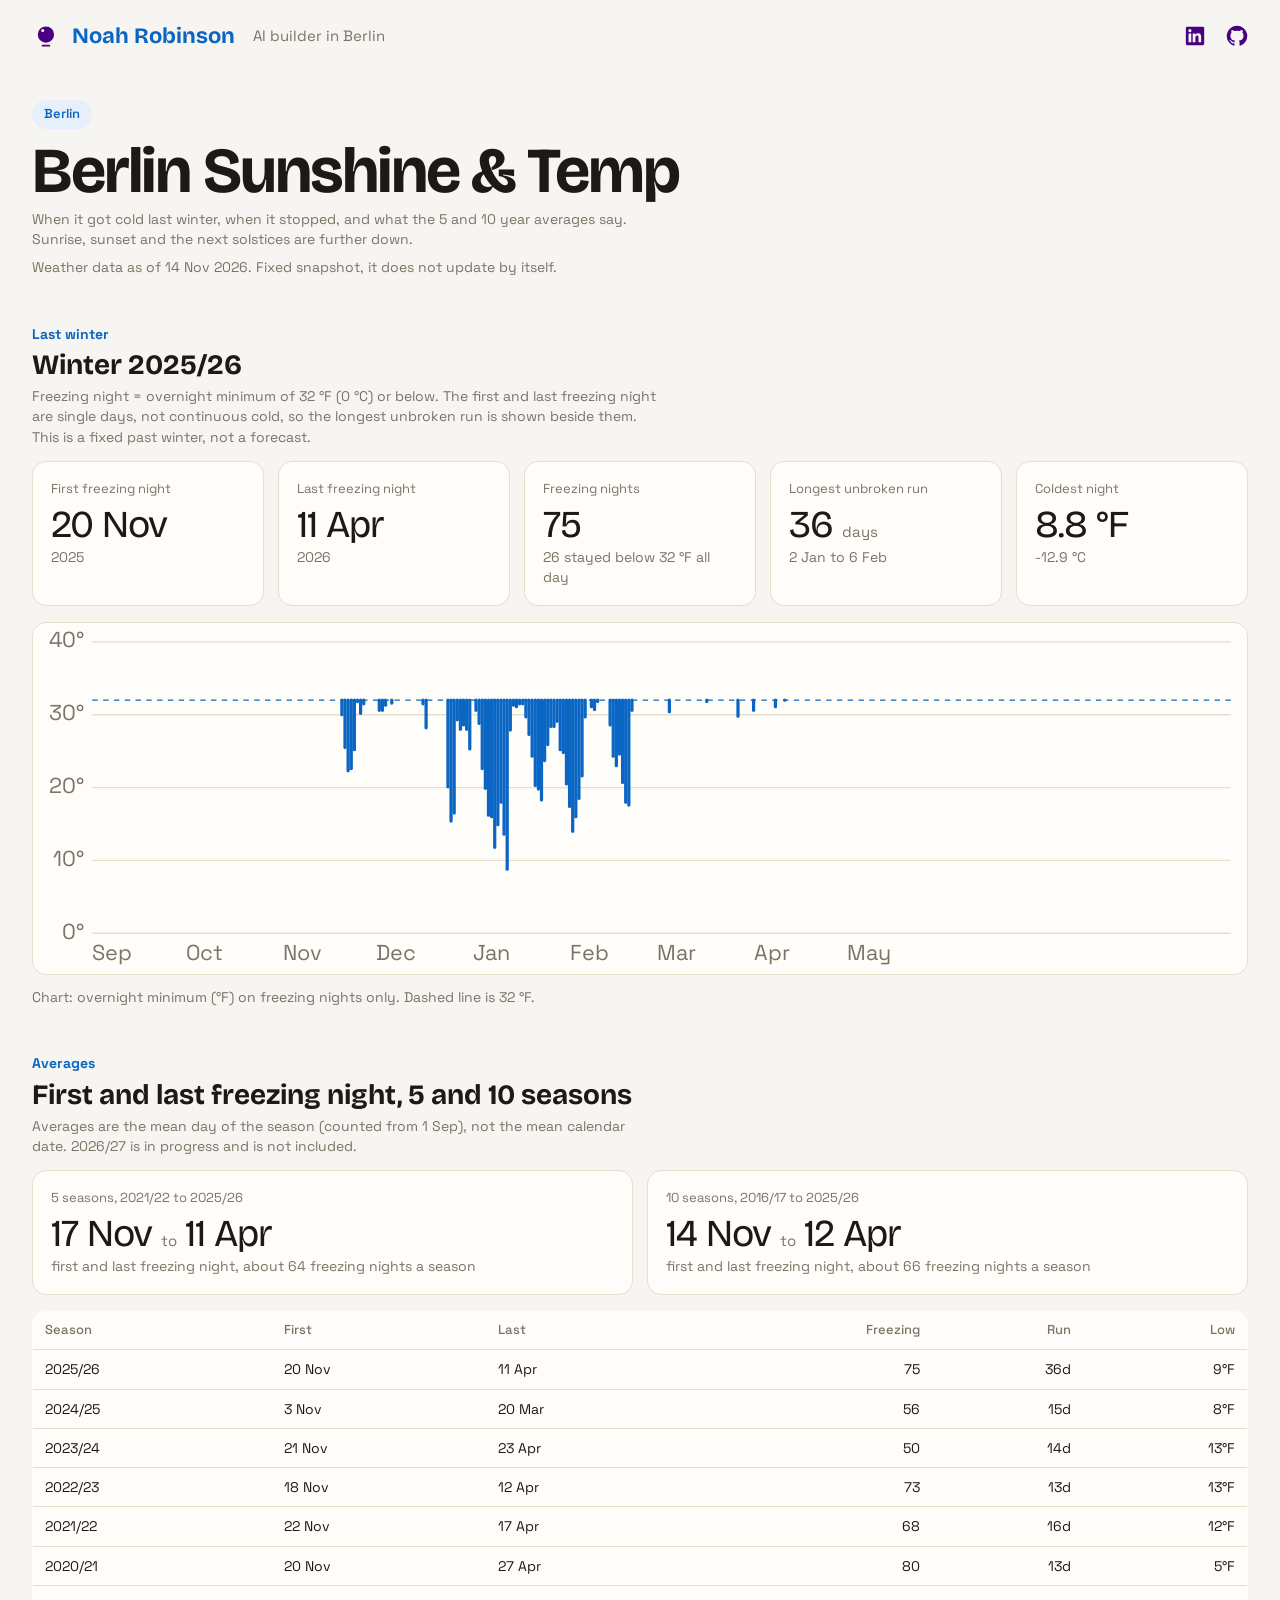
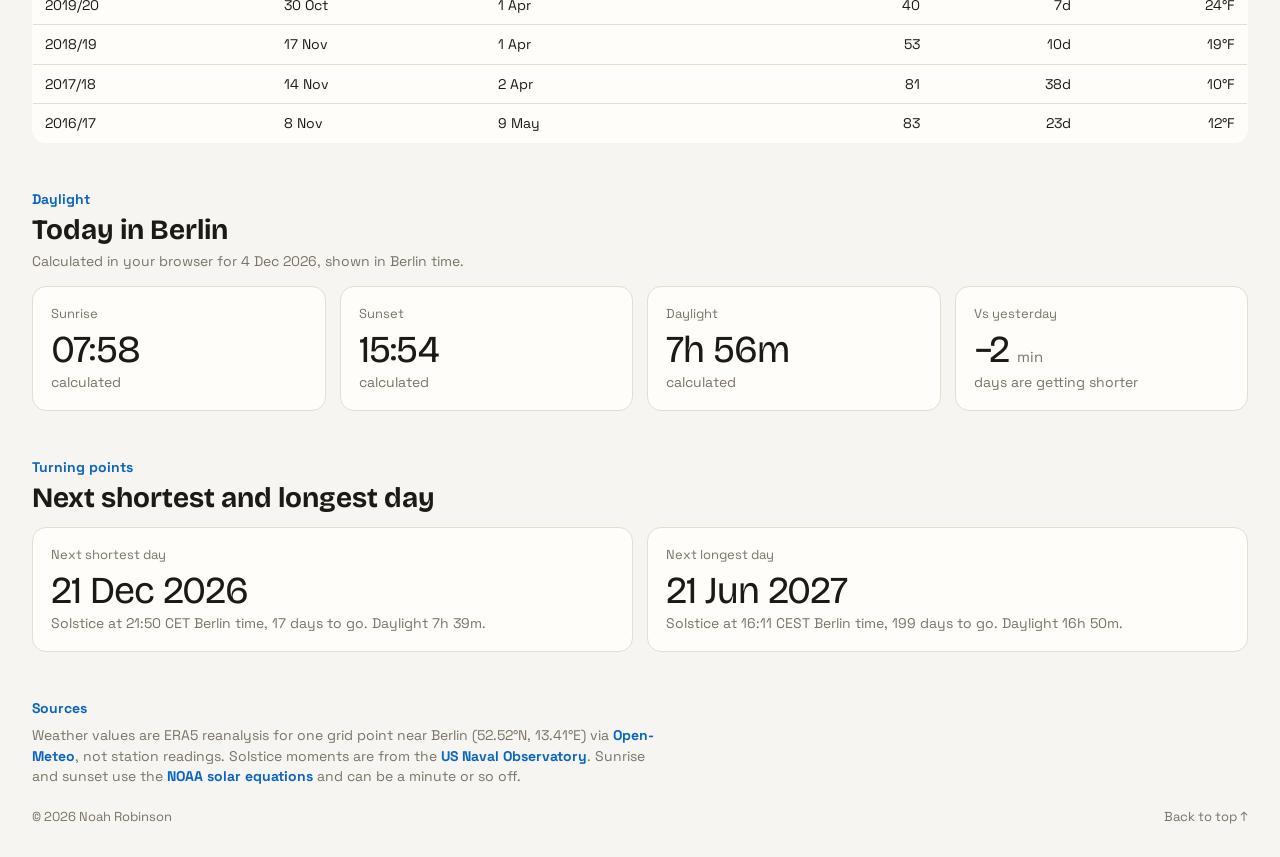
<file: weather/index.html>
<!doctype html>
<html lang="en">
<head>
  <meta charset="utf-8">
  <meta http-equiv="refresh" content="0; url=/sunshine/">
  <link rel="canonical" href="https://noah-42.github.io/sunshine/">
  <title>Berlin Sunshine &amp; Temp</title>
</head>
<body>
  <p>Berlin Sunshine &amp; Temp has moved. <a href="/sunshine/">Open the page here</a>.</p>
</body>
</html>
</file>
